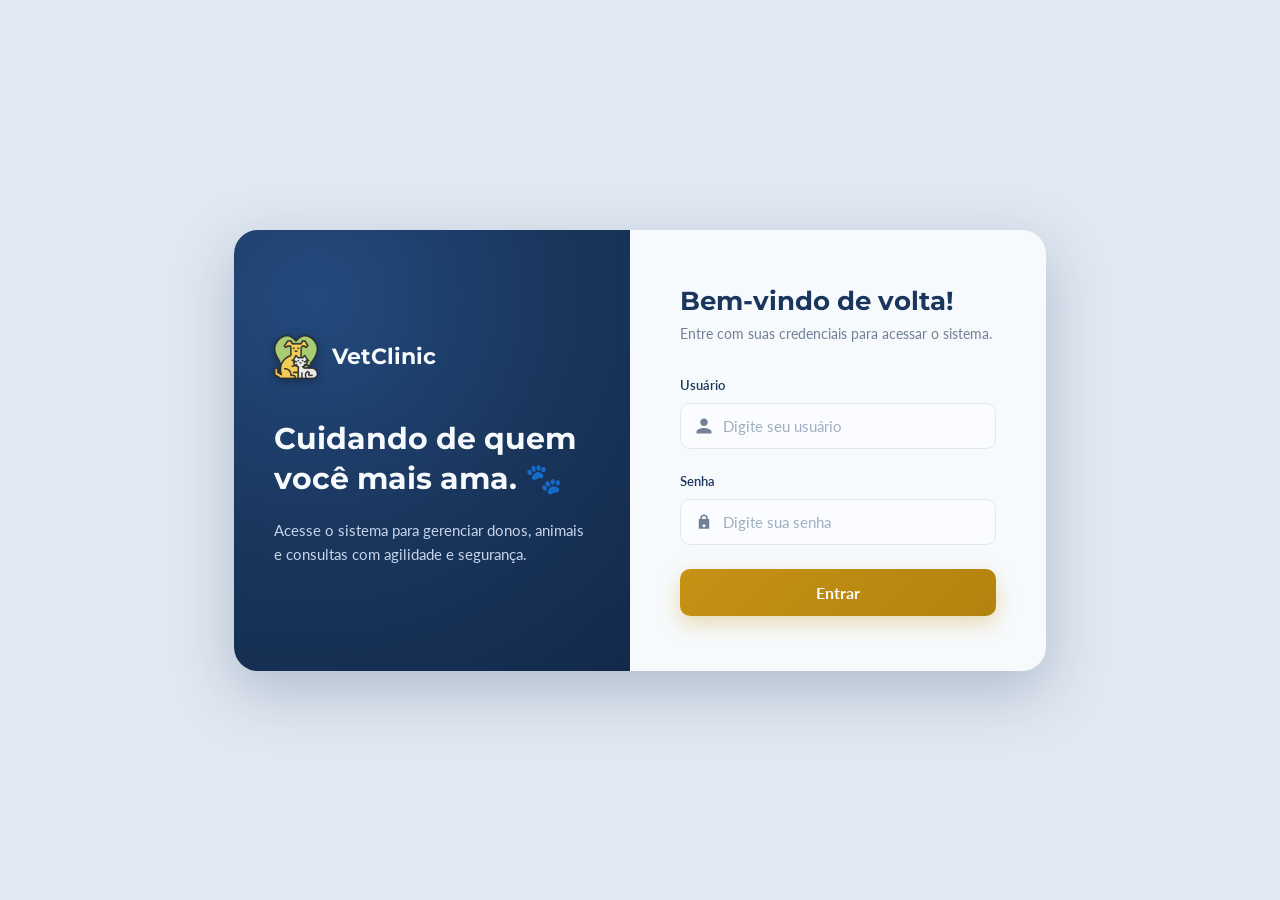
<file: front-end/html/index.html>
<!DOCTYPE html>
<html lang="pt-br">
<head>
    <meta charset="UTF-8">
    <meta name="viewport" content="width=device-width, initial-scale=1.0">
    <link rel="stylesheet" href="../style/index.css">
    <link rel="shortcut icon" href="favicon.ico" type="image/x-icon">
    <title>Clinica Veterinaria - Sistema interno</title>
</head>
<body>

    <header>
        <div class="logo">
            <img src="../image/paw-heart.png" alt="Icone da Logo">
            <h2> VetClinic </h2>
        </div>

        <div class="opcoes">
            <nav>
                <a href="../html/index.html" id="inicio" class="ativo"> Inicio </a>
                <a href="../html/cadastroDono.html"> Cadastrar Dono </a>
                <a href="../html/cadastroAnimal.html"> Cadastrar Animal </a>
                <a href="../html/consultas.html"> Consultar Cadastros </a>
            </nav>
        </div>

        <div class="perfil">
            <img src="../image/user.png" alt="Icone de perfil" class="user">
            <p> Nome do Usuário </p>
            <abbr title="Sair"> <img src="../image/exit.png" alt="Icone de Sair" class="botao-sair"> </abbr>
        </div>
    </header>

    <main>
        <!-- banner -->
        <div class="banner" id="#inicio">
            <div class="banner-content">
                <h1> Cadastro de <br> <span> Donos & Animais </span></h1>
                <p> Sistema de gerenciamento para clinica Veterinária. <br>
                Garante agilidade e precisão para as consultas. </p>
            </div>
            
            <div class="banner-image">
                <img src="../image/cat and dog hero.jpg" alt="Imagem de Gato e Cachorro juntos">
            </div>
        </div>

        <!-- botões para as funcionalidades -->
        <div class="container-opcoes">
            <h2> Ações rápidas <br>
                <span> Gerencie rapidamente donos, animais e consultas </span>
            </h2>
            <div class="linha-botoes">
                <div class="botao">
                    <div class="botao-icone">
                        <img src="../image/user-add.png" alt="Icone de User">
                    </div>
                    <a href="../html/cadastroDono.html">
                        Cadastrar Dono <span class="seta">➔</span>
                    </a>
                    <p> Adicione um novo tutor ao sistema. </p>
                </div>

                <div class="botao">
                    <div class="botao-icone">
                        <img src="../image/paw-button.png" alt="Icone de Patinha">
                    </div>
                    <a href="../html/cadastroAnimal.html">
                        Cadastrar Novo Animal <span class="seta">➔</span>
                    </a>
                    <p> Adicione um novo animal ao sistema.</p>
                </div>

                <div class="botao">
                    <div class="botao-icone">
                        <img src="../image/id-badge (1).png" alt="Icone de Crachá">
                    </div>
                    <a href="../html/consultas.html">
                        Consultar Cadastros <span class="seta">➔</span>
                    </a>
                    <p> Veja os cadastros existentes no sistema. </p>
                </div>
            </div>
        </div>

        <!-- painel de estatistica -->
        <!-- futuramente será atualizado conforme o banco de dados -->
        <section class="estatisticas">
            <div class="titulo-estatisticas">
                <h2>Estatísticas <br>
                    <span> Resumo geral do sistema. </span></h2>
            </div>

            <div class="cards-estatisticas">

                <div class="card-estatistica">
                    <div class="icone icone-azul">
                        <img src="../image/user-add.png">
                    </div>

                    <div class="texto">
                        <h3>128</h3>
                        <p>Donos Cadastrados</p>
                    </div>
                </div>

                <div class="card-estatistica">
                    <div class="icone icone-verde">
                        <img src="../image/paw-button.png">
                    </div>

                    <div class="texto">
                        <h3>245</h3>
                        <p>Animais Cadastrados</p>
                    </div>
                </div>

                <div class="card-estatistica">
                    <div class="icone icone-dourado">
                        <img src="../image/calendar (1).png">
                    </div>

                    <div class="texto">
                        <h3>12</h3>
                        <p>Consultas Hoje</p>
                    </div>
                </div>

                <div class="card-estatistica">
                    <div class="icone icone-marinho">
                        <img src="../image/user-md.png">
                    </div>

                    <div class="texto">
                        <h3>5</h3>
                        <p>Veterinários</p>
                    </div>
                </div>
            </div>
        </section>

        
    </main>
    
    <footer class="footer">
        <div class="footer-top">
            <div class="footer-brand">
                <div class="footer-logo-image">
                    <img src="../image/paw-heart.png" alt="Icone da Logo">
                    <h2>VetClinic</h2>
                </div>
                <p>Sistema de gerenciamento para clínicas veterinárias. Agilidade e precisão no cuidado com os animais.</p>

                <div class="footer-social">
                    <a href="#" aria-label="Facebook">
                        <svg viewBox="0 0 24 24"><path d="M13 22v-9h3l1-4h-4V7c0-1.1.3-1.8 1.9-1.8H17V1.1C16.6 1 15.4 1 14 1c-3 0-5 1.8-5 5.2V9H6v4h3v9h4z"/></svg>
                    </a>
                    <a href="#" aria-label="Instagram">
                        <svg viewBox="0 0 24 24"><path d="M12 2c2.7 0 3 0 4.1.1 1.1.05 1.8.2 2.4.5.6.3 1.1.6 1.6 1.1.5.5.8 1 1.1 1.6.3.6.4 1.3.5 2.4.1 1.1.1 1.4.1 4.1s0 3-.1 4.1c-.1 1.1-.2 1.8-.5 2.4-.3.6-.6 1.1-1.1 1.6-.5.5-1 .8-1.6 1.1-.6.3-1.3.4-2.4.5-1.1.1-1.4.1-4.1.1s-3 0-4.1-.1c-1.1-.1-1.8-.2-2.4-.5-.6-.3-1.1-.6-1.6-1.1-.5-.5-.8-1-1.1-1.6-.3-.6-.4-1.3-.5-2.4C2 15 2 14.7 2 12s0-3 .1-4.1c.1-1.1.2-1.8.5-2.4.3-.6.6-1.1 1.1-1.6.5-.5 1-.8 1.6-1.1.6-.3 1.3-.4 2.4-.5C9 2 9.3 2 12 2zm0 5a5 5 0 100 10 5 5 0 000-10zm0 8.2A3.2 3.2 0 1112 8.8a3.2 3.2 0 010 6.4zm5.2-8.4a1.2 1.2 0 11-2.4 0 1.2 1.2 0 012.4 0z"/></svg>
                    </a>
                    <a href="#" aria-label="WhatsApp">
                        <svg viewBox="0 0 24 24"><path d="M12 2a10 10 0 00-8.6 15L2 22l5.2-1.4A10 10 0 1012 2zm0 18a8 8 0 01-4.1-1.1l-.3-.2-3 .8.8-2.9-.2-.3A8 8 0 1112 20zm4.4-5.9c-.2-.1-1.4-.7-1.7-.8-.2-.1-.4-.1-.6.1-.2.2-.6.8-.8 1-.1.2-.3.2-.5.1-.2-.1-1-.4-2-1.2-.7-.6-1.2-1.4-1.4-1.6-.1-.2 0-.4.1-.5.1-.1.2-.3.4-.4.1-.1.2-.2.2-.4.1-.1 0-.3 0-.4-.1-.1-.6-1.4-.8-1.9-.2-.5-.4-.4-.6-.4h-.5c-.2 0-.4.1-.6.3-.2.2-.8.8-.8 1.9s.8 2.2.9 2.4c.1.2 1.6 2.4 3.8 3.4.5.2.9.4 1.3.5.5.2 1 .1 1.4.1.4-.1 1.4-.6 1.6-1.1.2-.5.2-1 .1-1.1-.1-.1-.2-.2-.4-.3z"/></svg>
                    </a>
                </div>
            </div>

            <div class="footer-col">
                <h4>Links Rápidos</h4>
                <div class="footer-links">
                    <a href="../html/index.html">Início</a>
                    <a href="../html/cadastroDono.html">Cadastrar Dono</a>
                    <a href="../html/cadastroAnimal.html">Cadastrar Animal</a>
                    <a href="../html/consultas.html">Consultar Cadastros</a>
                </div>
            </div>

            <div class="footer-col">
                <h4>Contato</h4>
                <ul class="footer-contato">
                    <li>
                        <svg viewBox="0 0 24 24"><path d="M12 2a7 7 0 00-7 7c0 5.2 7 13 7 13s7-7.8 7-13a7 7 0 00-7-7zm0 9.5A2.5 2.5 0 1112 6.5a2.5 2.5 0 010 5z"/></svg>
                        <span>Av. das Clínicas, 123 - Piracicaba/SP</span>
                    </li>
                    <li>
                        <svg viewBox="0 0 24 24"><path d="M6.6 10.8c1.4 2.7 3.6 5 6.4 6.4l2.1-2.1c.3-.3.7-.4 1-.2 1.1.4 2.3.6 3.5.6.6 0 1 .4 1 1V20c0 .6-.4 1-1 1C10.6 21 3 13.4 3 4c0-.6.4-1 1-1h3.5c.6 0 1 .4 1 1 0 1.2.2 2.4.6 3.5.1.4 0 .8-.2 1.1L6.6 10.8z"/></svg>
                        <span>(19) 99999-0000</span>
                    </li>
                    <li>
                        <svg viewBox="0 0 24 24"><path d="M20 4H4c-1.1 0-2 .9-2 2v12c0 1.1.9 2 2 2h16c1.1 0 2-.9 2-2V6c0-1.1-.9-2-2-2zm0 4l-8 5-8-5V6l8 5 8-5v2z"/></svg>
                        <span>contato@vetclinic.com</span>
                    </li>
                </ul>
            </div>

            <div class="footer-col">
                <h4>Horário de Atendimento</h4>
                <div class="footer-horario">
                    <div class="linha-horario"><span>Seg - Sex</span><span>8h às 19h</span></div>
                    <div class="linha-horario"><span>Sábado</span><span>9h às 13h</span></div>
                    <div class="linha-horario"><span>Domingo</span><span>Fechado</span></div>
                </div>
            </div>

        </div>

        <div class="footer-bottom">
            <div class="footer-info">
                <p>© 2026 VetClinic. Todos os direitos reservados.</p>
                <span class="selo-versao">Versão 1.0</span>
            </div>
        </div>
    </footer>


    <script src="../script/index.js"></script>
</body>
</html>
</file>
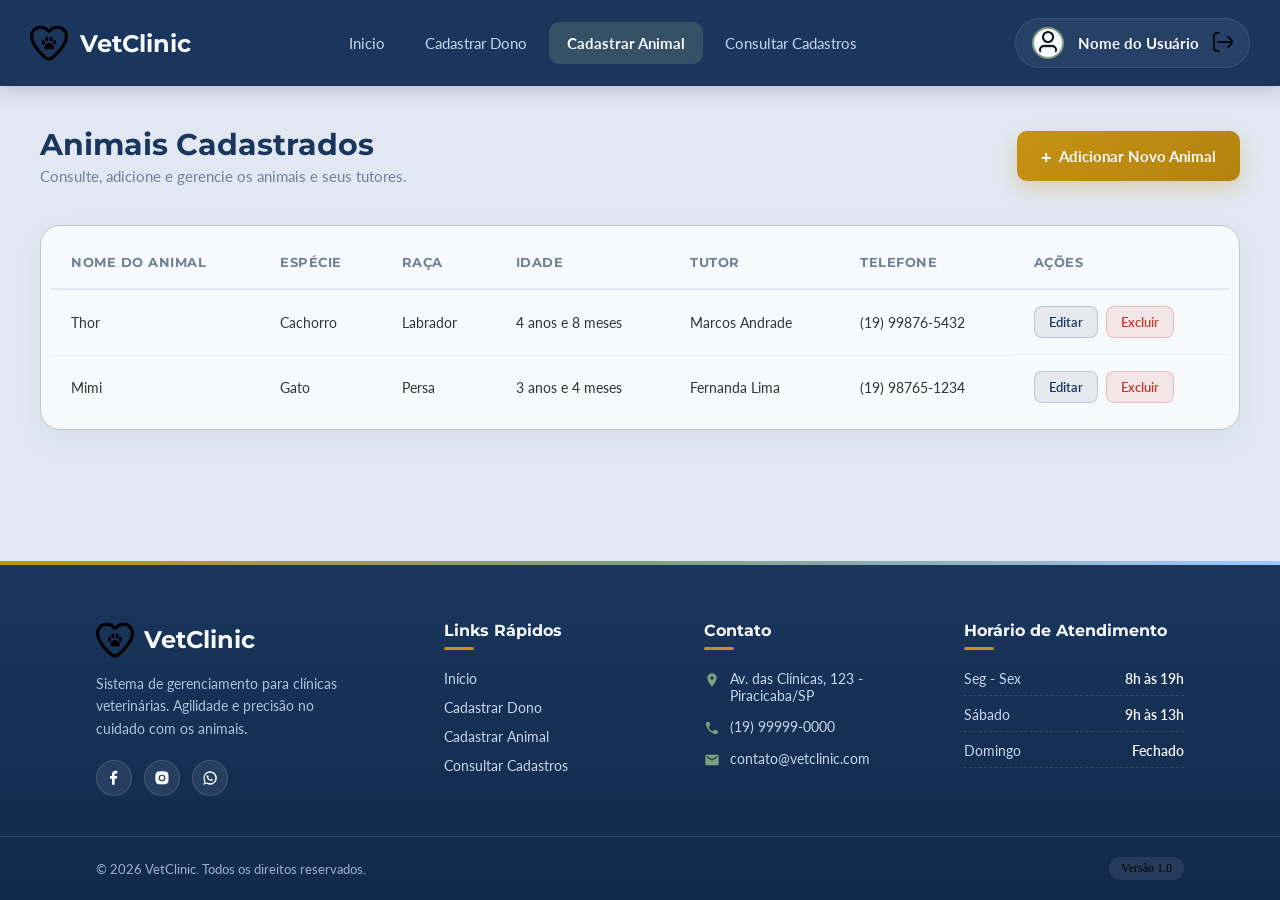
<file: front-end/html/cadastroAnimal.html>
<!DOCTYPE html>
<html lang="pt-br">
<head>
    <meta charset="UTF-8">
    <meta name="viewport" content="width=device-width, initial-scale=1.0">
    <link rel="stylesheet" href="../style/cadastroAnimal.css">
    <link rel="shortcut icon" href="favicon.ico" type="image/x-icon">
    <title>Clinica Veterinaria - Cadastrar Animal</title>
</head>
<body>

    <header>
        <div class="logo">
            <img src="../image/paw-heart.png" alt="Icone da Logo">
            <h2> VetClinic </h2>
        </div>

        <div class="opcoes">
            <nav>
                <a href="../html/index.html"> Inicio </a>
                <a href="../html/cadastroDono.html"> Cadastrar Dono </a>
                <a href="../html/cadastroAnimal.html" class="ativo"> Cadastrar Animal </a>
                <a href="../html/consultas.html"> Consultar Cadastros </a>
            </nav>
        </div>

        <div class="perfil">
            <img src="../image/user.png" alt="Icone de perfil" class="user">
            <p> Nome do Usuário </p>
            <abbr title="Sair"> <img src="../image/exit.png" alt="Icone de Sair" class="botao-sair"> </abbr>
        </div>
    </header>

    <main>

        <!-- cabeçalho da página -->
        <div class="cabecalho-pagina">
            <div>
                <h1>Animais Cadastrados</h1>
                <p>Consulte, adicione e gerencie os animais e seus tutores.</p>
            </div>
            <button type="button" class="btn-novo-dono" id="btnAbrirCadastro">
                <span class="mais">+</span> Adicionar Novo Animal
            </button>
        </div>

        <!-- tabela de animais -->
        <div class="tabela-container">
            <table class="tabela-donos">
                <thead>
                    <tr>
                        <th>Nome do Animal</th>
                        <th>Espécie</th>
                        <th>Raça</th>
                        <th>Idade</th>
                        <th>Tutor</th>
                        <th>Telefone</th>
                        <th>Ações</th>
                    </tr>
                </thead>
                <tbody id="corpoTabelaAnimais">
                    <!-- as linhas são geradas automaticamente pelo JavaScript -->
                </tbody>
            </table>

            <p class="tabela-vazia" id="tabelaVazia">Nenhum animal cadastrado ainda.</p>
        </div>

    </main>

    <!-- modal de cadastro -->
    <div class="modal-overlay" id="modalCadastro">
        <div class="modal-cadastro">

            <div class="modal-cadastro-cabecalho">
                <h2 id="tituloModalCadastro">Novo Cadastro</h2>
                <button type="button" class="btn-fechar" id="fecharModalCadastro">&times;</button>
            </div>

            <form id="formCadastroAnimal">

                <!-- dados do tutor -->
                <fieldset class="secao-formulario">
                    <legend>Dados do Tutor</legend>

                    <div class="grade-formulario">
                        <div class="campo campo-largo">
                            <label for="nomeTutor">Nome do Tutor</label>
                            <input type="text" id="nomeTutor" placeholder="Digite o nome do tutor" required>
                        </div>

                        <div class="campo campo-largo">
                            <label for="telefoneTutor">Telefone</label>
                            <input type="text" id="telefoneTutor" placeholder="(00) 00000-0000" required>
                        </div>
                    </div>
                </fieldset>

                <!-- dados do animal -->
                <fieldset class="secao-formulario">
                    <legend>Dados do Animal</legend>

                    <div class="grade-formulario">
                        <div class="campo">
                            <label for="nomeAnimal">Nome do Animal</label>
                            <input type="text" id="nomeAnimal" placeholder="Digite o nome do animal" required>
                        </div>

                        <div class="campo">
                            <label for="especieAnimal">Espécie</label>
                            <select id="especieAnimal" required>
                                <option value="" disabled selected>Selecione</option>
                                <option value="Cachorro">Cachorro</option>
                                <option value="Gato">Gato</option>
                                <option value="Ave">Ave</option>
                                <option value="Roedor">Roedor</option>
                                <option value="Réptil">Réptil</option>
                                <option value="Outro">Outro</option>
                            </select>
                        </div>

                        <div class="campo">
                            <label for="racaAnimal">Raça</label>
                            <input type="text" id="racaAnimal" placeholder="Digite a raça">
                        </div>

                        <div class="campo">
                            <label>Sexo</label>
                            <div class="grupo-radio">
                                <label class="opcao-radio">
                                    <input type="radio" name="sexoAnimal" value="Feminino" required>
                                    <span>Feminino</span>
                                </label>
                                <label class="opcao-radio">
                                    <input type="radio" name="sexoAnimal" value="Masculino" required>
                                    <span>Masculino</span>
                                </label>
                            </div>
                        </div>

                        <div class="campo">
                            <label for="nascimentoAnimal">Data de Nascimento</label>
                            <input type="date" id="nascimentoAnimal" required>
                        </div>

                        <div class="campo">
                            <label>Idade</label>
                            <input type="text" id="idadeAnimal" placeholder="Calculada automaticamente" disabled>
                        </div>

                        <div class="campo campo-largo">
                            <label for="observacoes">Observações</label>
                            <textarea id="observacoes" rows="3" placeholder="Alergias, cuidados especiais, etc."></textarea>
                        </div>
                    </div>
                </fieldset>

                <div class="botoes-formulario">
                    <button type="button" class="btn-cancelar" id="btnCancelarCadastro">Cancelar</button>
                    <button type="submit" class="btn-salvar" id="btnSalvarCadastro">Salvar Cadastro</button>
                </div>

            </form>
        </div>
    </div>

    <!-- modal de sucesso -->
    <div class="modal-overlay" id="modalSucesso">
        <div class="modal-sucesso">
            <div class="icone-sucesso">✔</div>
            <h2 id="tituloModalSucesso">Cadastro concluído com sucesso!</h2>
            <p id="textoModalSucesso">O animal foi adicionado ao sistema.</p>
            <button type="button" class="btn-ok" id="btnFecharSucesso">OK</button>
        </div>
    </div>

    <!-- footer -->
    <footer class="footer">
        <div class="footer-top">
            <div class="footer-brand">
                <div class="footer-logo-image">
                    <img src="../image/paw-heart.png" alt="Icone da Logo">
                    <h2>VetClinic</h2>
                </div>
                <p>Sistema de gerenciamento para clínicas veterinárias. Agilidade e precisão no cuidado com os animais.</p>

                <div class="footer-social">
                    <a href="#" aria-label="Facebook">
                        <svg viewBox="0 0 24 24"><path d="M13 22v-9h3l1-4h-4V7c0-1.1.3-1.8 1.9-1.8H17V1.1C16.6 1 15.4 1 14 1c-3 0-5 1.8-5 5.2V9H6v4h3v9h4z"/></svg>
                    </a>
                    <a href="#" aria-label="Instagram">
                        <svg viewBox="0 0 24 24"><path d="M12 2c2.7 0 3 0 4.1.1 1.1.05 1.8.2 2.4.5.6.3 1.1.6 1.6 1.1.5.5.8 1 1.1 1.6.3.6.4 1.3.5 2.4.1 1.1.1 1.4.1 4.1s0 3-.1 4.1c-.1 1.1-.2 1.8-.5 2.4-.3.6-.6 1.1-1.1 1.6-.5.5-1 .8-1.6 1.1-.6.3-1.3.4-2.4.5-1.1.1-1.4.1-4.1.1s-3 0-4.1-.1c-1.1-.1-1.8-.2-2.4-.5-.6-.3-1.1-.6-1.6-1.1-.5-.5-.8-1-1.1-1.6-.3-.6-.4-1.3-.5-2.4C2 15 2 14.7 2 12s0-3 .1-4.1c.1-1.1.2-1.8.5-2.4.3-.6.6-1.1 1.1-1.6.5-.5 1-.8 1.6-1.1.6-.3 1.3-.4 2.4-.5C9 2 9.3 2 12 2zm0 5a5 5 0 100 10 5 5 0 000-10zm0 8.2A3.2 3.2 0 1112 8.8a3.2 3.2 0 010 6.4zm5.2-8.4a1.2 1.2 0 11-2.4 0 1.2 1.2 0 012.4 0z"/></svg>
                    </a>
                    <a href="#" aria-label="WhatsApp">
                        <svg viewBox="0 0 24 24"><path d="M12 2a10 10 0 00-8.6 15L2 22l5.2-1.4A10 10 0 1012 2zm0 18a8 8 0 01-4.1-1.1l-.3-.2-3 .8.8-2.9-.2-.3A8 8 0 1112 20zm4.4-5.9c-.2-.1-1.4-.7-1.7-.8-.2-.1-.4-.1-.6.1-.2.2-.6.8-.8 1-.1.2-.3.2-.5.1-.2-.1-1-.4-2-1.2-.7-.6-1.2-1.4-1.4-1.6-.1-.2 0-.4.1-.5.1-.1.2-.3.4-.4.1-.1.2-.2.2-.4.1-.1 0-.3 0-.4-.1-.1-.6-1.4-.8-1.9-.2-.5-.4-.4-.6-.4h-.5c-.2 0-.4.1-.6.3-.2.2-.8.8-.8 1.9s.8 2.2.9 2.4c.1.2 1.6 2.4 3.8 3.4.5.2.9.4 1.3.5.5.2 1 .1 1.4.1.4-.1 1.4-.6 1.6-1.1.2-.5.2-1 .1-1.1-.1-.1-.2-.2-.4-.3z"/></svg>
                    </a>
                </div>
            </div>

            <div class="footer-col">
                <h4>Links Rápidos</h4>
                <div class="footer-links">
                    <a href="../html/index.html">Início</a>
                    <a href="../html/cadastroDono.html">Cadastrar Dono</a>
                    <a href="../html/cadastroAnimal.html">Cadastrar Animal</a>
                    <a href="../html/consultas.html">Consultar Cadastros</a>
                </div>
            </div>

            <div class="footer-col">
                <h4>Contato</h4>
                <ul class="footer-contato">
                    <li>
                        <svg viewBox="0 0 24 24"><path d="M12 2a7 7 0 00-7 7c0 5.2 7 13 7 13s7-7.8 7-13a7 7 0 00-7-7zm0 9.5A2.5 2.5 0 1112 6.5a2.5 2.5 0 010 5z"/></svg>
                        <span>Av. das Clínicas, 123 - Piracicaba/SP</span>
                    </li>
                    <li>
                        <svg viewBox="0 0 24 24"><path d="M6.6 10.8c1.4 2.7 3.6 5 6.4 6.4l2.1-2.1c.3-.3.7-.4 1-.2 1.1.4 2.3.6 3.5.6.6 0 1 .4 1 1V20c0 .6-.4 1-1 1C10.6 21 3 13.4 3 4c0-.6.4-1 1-1h3.5c.6 0 1 .4 1 1 0 1.2.2 2.4.6 3.5.1.4 0 .8-.2 1.1L6.6 10.8z"/></svg>
                        <span>(19) 99999-0000</span>
                    </li>
                    <li>
                        <svg viewBox="0 0 24 24"><path d="M20 4H4c-1.1 0-2 .9-2 2v12c0 1.1.9 2 2 2h16c1.1 0 2-.9 2-2V6c0-1.1-.9-2-2-2zm0 4l-8 5-8-5V6l8 5 8-5v2z"/></svg>
                        <span>contato@vetclinic.com</span>
                    </li>
                </ul>
            </div>

            <div class="footer-col">
                <h4>Horário de Atendimento</h4>
                <div class="footer-horario">
                    <div class="linha-horario"><span>Seg - Sex</span><span>8h às 19h</span></div>
                    <div class="linha-horario"><span>Sábado</span><span>9h às 13h</span></div>
                    <div class="linha-horario"><span>Domingo</span><span>Fechado</span></div>
                </div>
            </div>

        </div>

        <div class="footer-bottom">
            <div class="footer-info">
                <p>© 2026 VetClinic. Todos os direitos reservados.</p>
                <span class="selo-versao">Versão 1.0</span>
            </div>
        </div>
    </footer>

    <script src="../script/cadastroAnimal.js"></script>
</body>
</html>
</file>
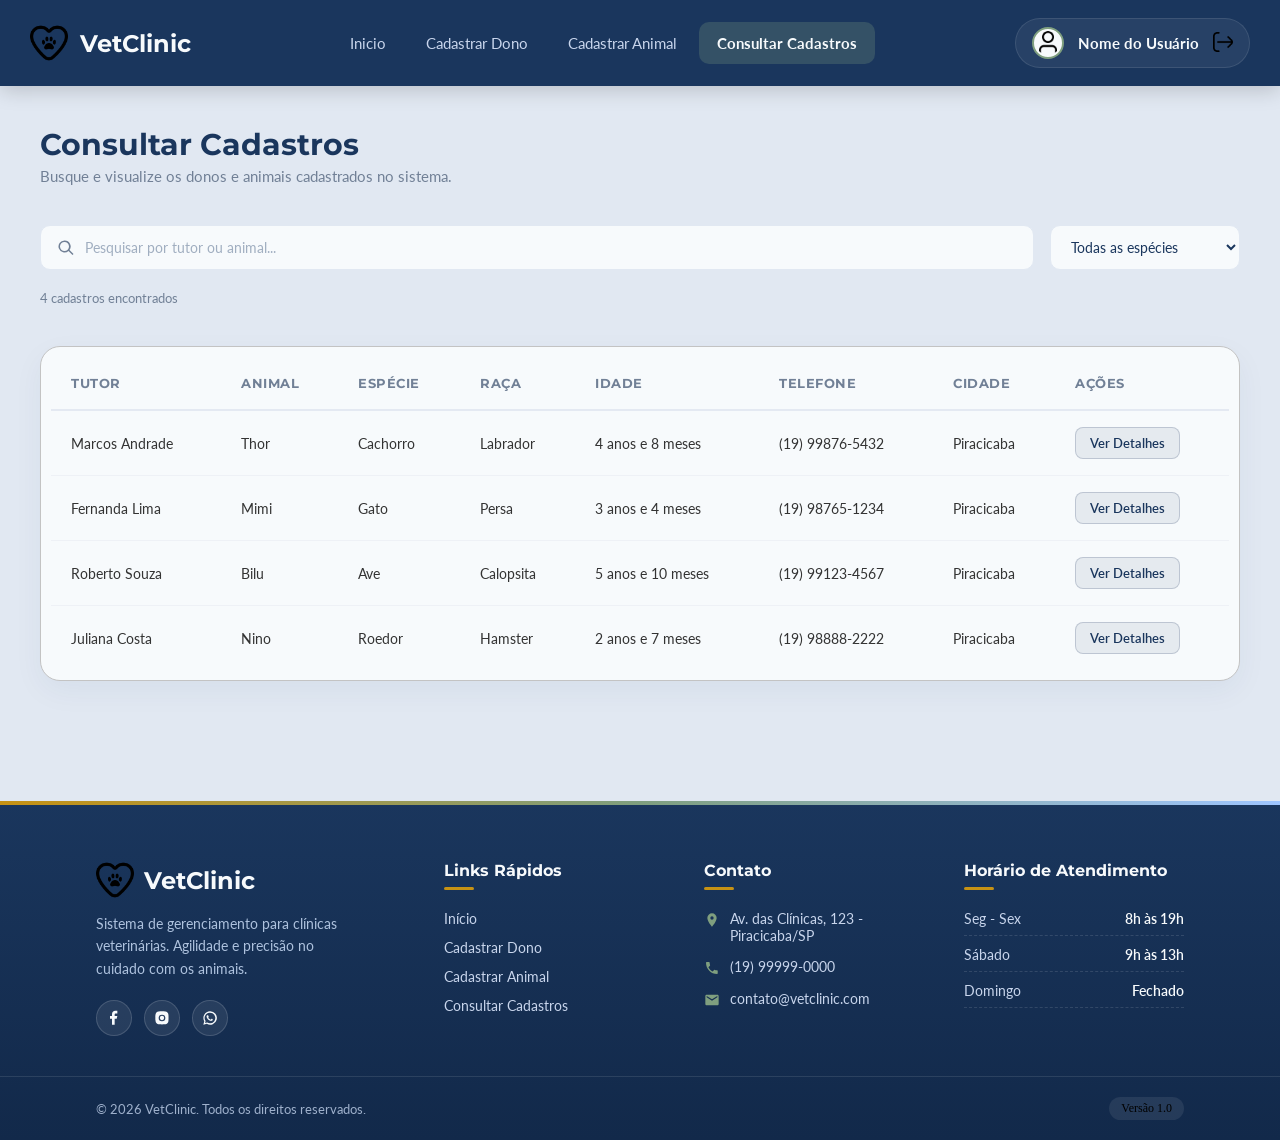
<file: front-end/html/consultas.html>
<!DOCTYPE html>
<html lang="pt-br">
<head>
    <meta charset="UTF-8">
    <meta name="viewport" content="width=device-width, initial-scale=1.0">
    <link rel="stylesheet" href="../style/consultas.css">
    <link rel="shortcut icon" href="favicon.ico" type="image/x-icon">
    <title>Clinica Veterinaria - Consultar Cadastros</title>
</head>
<body>

    <header>
        <div class="logo">
            <img src="../image/paw-heart.png" alt="Icone da Logo">
            <h2> VetClinic </h2>
        </div>

        <div class="opcoes">
            <nav>
                <a href="../html/index.html"> Inicio </a>
                <a href="../html/cadastroDono.html"> Cadastrar Dono </a>
                <a href="../html/cadastroAnimal.html"> Cadastrar Animal </a>
                <a href="../html/consultas.html" class="ativo"> Consultar Cadastros </a>
            </nav>
        </div>

        <div class="perfil">
            <img src="../image/user.png" alt="Icone de perfil" class="user">
            <p> Nome do Usuário </p>
            <abbr title="Sair"> <img src="../image/exit.png" alt="Icone de Sair" class="botao-sair"> </abbr>
        </div>
    </header>

    <main>

        <!-- cabeçalho da página -->
        <div class="cabecalho-pagina">
            <div>
                <h1>Consultar Cadastros</h1>
                <p>Busque e visualize os donos e animais cadastrados no sistema.</p>
            </div>
        </div>

        <!-- barra de busca e filtro -->
        <div class="barra-busca">
            <div class="campo-busca">
                <svg viewBox="0 0 24 24"><path d="M10 2a8 8 0 105.3 14l5.35 5.35 1.4-1.4L16.7 14.7A8 8 0 0010 2zm0 2a6 6 0 110 12 6 6 0 010-12z"/></svg>
                <input type="text" id="campoPesquisa" placeholder="Pesquisar por tutor ou animal...">
            </div>

            <select id="filtroEspecie">
                <option value="Todos">Todas as espécies</option>
                <option value="Cachorro">Cachorro</option>
                <option value="Gato">Gato</option>
                <option value="Ave">Ave</option>
                <option value="Roedor">Roedor</option>
                <option value="Réptil">Réptil</option>
                <option value="Outro">Outro</option>
            </select>
        </div>

        <p class="contador-resultados" id="contadorResultados">0 cadastros encontrados</p>

        <!-- tabela de consulta -->
        <div class="tabela-container">
            <table class="tabela-donos">
                <thead>
                    <tr>
                        <th>Tutor</th>
                        <th>Animal</th>
                        <th>Espécie</th>
                        <th>Raça</th>
                        <th>Idade</th>
                        <th>Telefone</th>
                        <th>Cidade</th>
                        <th>Ações</th>
                    </tr>
                </thead>
                <tbody id="corpoTabelaConsulta">
                    <!-- as linhas são geradas automaticamente pelo JavaScript -->
                </tbody>
            </table>

            <p class="tabela-vazia" id="tabelaVazia">Nenhum cadastro encontrado.</p>
        </div>

    </main>

    <!-- modal de detalhes (somente visualização) -->
    <div class="modal-overlay" id="modalDetalhes">
        <div class="modal-cadastro">

            <div class="modal-cadastro-cabecalho">
                <h2>Detalhes do Cadastro</h2>
                <button type="button" class="btn-fechar" id="fecharModalDetalhes">&times;</button>
            </div>

            <div class="conteudo-detalhes">

                <!-- dados do tutor -->
                <fieldset class="secao-formulario">
                    <legend>Dados do Tutor</legend>
                    <div class="detalhe-grade">
                        <div class="detalhe-item">
                            <span class="detalhe-rotulo">Nome Completo</span>
                            <span class="detalhe-valor" id="detalheNomeTutor">-</span>
                        </div>
                        <div class="detalhe-item">
                            <span class="detalhe-rotulo">CPF</span>
                            <span class="detalhe-valor" id="detalheCpf">-</span>
                        </div>
                        <div class="detalhe-item">
                            <span class="detalhe-rotulo">RG</span>
                            <span class="detalhe-valor" id="detalheRg">-</span>
                        </div>
                        <div class="detalhe-item">
                            <span class="detalhe-rotulo">Telefone</span>
                            <span class="detalhe-valor" id="detalheTelefone">-</span>
                        </div>
                        <div class="detalhe-item detalhe-largo">
                            <span class="detalhe-rotulo">Endereço</span>
                            <span class="detalhe-valor" id="detalheEndereco">-</span>
                        </div>
                        <div class="detalhe-item">
                            <span class="detalhe-rotulo">Bairro</span>
                            <span class="detalhe-valor" id="detalheBairro">-</span>
                        </div>
                        <div class="detalhe-item">
                            <span class="detalhe-rotulo">Cidade</span>
                            <span class="detalhe-valor" id="detalheCidade">-</span>
                        </div>
                        <div class="detalhe-item">
                            <span class="detalhe-rotulo">CEP</span>
                            <span class="detalhe-valor" id="detalheCep">-</span>
                        </div>
                    </div>
                </fieldset>

                <!-- dados do animal -->
                <fieldset class="secao-formulario">
                    <legend>Dados do Animal</legend>
                    <div class="detalhe-grade">
                        <div class="detalhe-item">
                            <span class="detalhe-rotulo">Nome</span>
                            <span class="detalhe-valor" id="detalheNomeAnimal">-</span>
                        </div>
                        <div class="detalhe-item">
                            <span class="detalhe-rotulo">Espécie</span>
                            <span class="detalhe-valor" id="detalheEspecie">-</span>
                        </div>
                        <div class="detalhe-item">
                            <span class="detalhe-rotulo">Raça</span>
                            <span class="detalhe-valor" id="detalheRaca">-</span>
                        </div>
                        <div class="detalhe-item">
                            <span class="detalhe-rotulo">Sexo</span>
                            <span class="detalhe-valor" id="detalheSexo">-</span>
                        </div>
                        <div class="detalhe-item">
                            <span class="detalhe-rotulo">Nascimento</span>
                            <span class="detalhe-valor" id="detalheNascimento">-</span>
                        </div>
                        <div class="detalhe-item">
                            <span class="detalhe-rotulo">Idade</span>
                            <span class="detalhe-valor" id="detalheIdade">-</span>
                        </div>
                        <div class="detalhe-item detalhe-largo">
                            <span class="detalhe-rotulo">Observações</span>
                            <span class="detalhe-valor" id="detalheObservacoes">-</span>
                        </div>
                    </div>
                </fieldset>

            </div>

            <div class="botoes-formulario">
                <button type="button" class="btn-salvar" id="btnFecharDetalhes">Fechar</button>
            </div>

        </div>
    </div>

    <footer class="footer">
        <div class="footer-top">
            <div class="footer-brand">
                <div class="footer-logo-image">
                    <img src="../image/paw-heart.png" alt="Icone da Logo">
                    <h2>VetClinic</h2>
                </div>
                <p>Sistema de gerenciamento para clínicas veterinárias. Agilidade e precisão no cuidado com os animais.</p>

                <div class="footer-social">
                    <a href="#" aria-label="Facebook">
                        <svg viewBox="0 0 24 24"><path d="M13 22v-9h3l1-4h-4V7c0-1.1.3-1.8 1.9-1.8H17V1.1C16.6 1 15.4 1 14 1c-3 0-5 1.8-5 5.2V9H6v4h3v9h4z"/></svg>
                    </a>
                    <a href="#" aria-label="Instagram">
                        <svg viewBox="0 0 24 24"><path d="M12 2c2.7 0 3 0 4.1.1 1.1.05 1.8.2 2.4.5.6.3 1.1.6 1.6 1.1.5.5.8 1 1.1 1.6.3.6.4 1.3.5 2.4.1 1.1.1 1.4.1 4.1s0 3-.1 4.1c-.1 1.1-.2 1.8-.5 2.4-.3.6-.6 1.1-1.1 1.6-.5.5-1 .8-1.6 1.1-.6.3-1.3.4-2.4.5-1.1.1-1.4.1-4.1.1s-3 0-4.1-.1c-1.1-.1-1.8-.2-2.4-.5-.6-.3-1.1-.6-1.6-1.1-.5-.5-.8-1-1.1-1.6-.3-.6-.4-1.3-.5-2.4C2 15 2 14.7 2 12s0-3 .1-4.1c.1-1.1.2-1.8.5-2.4.3-.6.6-1.1 1.1-1.6.5-.5 1-.8 1.6-1.1.6-.3 1.3-.4 2.4-.5C9 2 9.3 2 12 2zm0 5a5 5 0 100 10 5 5 0 000-10zm0 8.2A3.2 3.2 0 1112 8.8a3.2 3.2 0 010 6.4zm5.2-8.4a1.2 1.2 0 11-2.4 0 1.2 1.2 0 012.4 0z"/></svg>
                    </a>
                    <a href="#" aria-label="WhatsApp">
                        <svg viewBox="0 0 24 24"><path d="M12 2a10 10 0 00-8.6 15L2 22l5.2-1.4A10 10 0 1012 2zm0 18a8 8 0 01-4.1-1.1l-.3-.2-3 .8.8-2.9-.2-.3A8 8 0 1112 20zm4.4-5.9c-.2-.1-1.4-.7-1.7-.8-.2-.1-.4-.1-.6.1-.2.2-.6.8-.8 1-.1.2-.3.2-.5.1-.2-.1-1-.4-2-1.2-.7-.6-1.2-1.4-1.4-1.6-.1-.2 0-.4.1-.5.1-.1.2-.3.4-.4.1-.1.2-.2.2-.4.1-.1 0-.3 0-.4-.1-.1-.6-1.4-.8-1.9-.2-.5-.4-.4-.6-.4h-.5c-.2 0-.4.1-.6.3-.2.2-.8.8-.8 1.9s.8 2.2.9 2.4c.1.2 1.6 2.4 3.8 3.4.5.2.9.4 1.3.5.5.2 1 .1 1.4.1.4-.1 1.4-.6 1.6-1.1.2-.5.2-1 .1-1.1-.1-.1-.2-.2-.4-.3z"/></svg>
                    </a>
                </div>
            </div>

            <div class="footer-col">
                <h4>Links Rápidos</h4>
                <div class="footer-links">
                    <a href="../html/index.html">Início</a>
                    <a href="../html/cadastroDono.html">Cadastrar Dono</a>
                    <a href="../html/cadastroAnimal.html">Cadastrar Animal</a>
                    <a href="../html/consultas.html">Consultar Cadastros</a>
                </div>
            </div>

            <div class="footer-col">
                <h4>Contato</h4>
                <ul class="footer-contato">
                    <li>
                        <svg viewBox="0 0 24 24"><path d="M12 2a7 7 0 00-7 7c0 5.2 7 13 7 13s7-7.8 7-13a7 7 0 00-7-7zm0 9.5A2.5 2.5 0 1112 6.5a2.5 2.5 0 010 5z"/></svg>
                        <span>Av. das Clínicas, 123 - Piracicaba/SP</span>
                    </li>
                    <li>
                        <svg viewBox="0 0 24 24"><path d="M6.6 10.8c1.4 2.7 3.6 5 6.4 6.4l2.1-2.1c.3-.3.7-.4 1-.2 1.1.4 2.3.6 3.5.6.6 0 1 .4 1 1V20c0 .6-.4 1-1 1C10.6 21 3 13.4 3 4c0-.6.4-1 1-1h3.5c.6 0 1 .4 1 1 0 1.2.2 2.4.6 3.5.1.4 0 .8-.2 1.1L6.6 10.8z"/></svg>
                        <span>(19) 99999-0000</span>
                    </li>
                    <li>
                        <svg viewBox="0 0 24 24"><path d="M20 4H4c-1.1 0-2 .9-2 2v12c0 1.1.9 2 2 2h16c1.1 0 2-.9 2-2V6c0-1.1-.9-2-2-2zm0 4l-8 5-8-5V6l8 5 8-5v2z"/></svg>
                        <span>contato@vetclinic.com</span>
                    </li>
                </ul>
            </div>

            <div class="footer-col">
                <h4>Horário de Atendimento</h4>
                <div class="footer-horario">
                    <div class="linha-horario"><span>Seg - Sex</span><span>8h às 19h</span></div>
                    <div class="linha-horario"><span>Sábado</span><span>9h às 13h</span></div>
                    <div class="linha-horario"><span>Domingo</span><span>Fechado</span></div>
                </div>
            </div>

        </div>

        <div class="footer-bottom">
            <div class="footer-info">
                <p>© 2026 VetClinic. Todos os direitos reservados.</p>
                <span class="selo-versao">Versão 1.0</span>
            </div>
        </div>
    </footer> 

    <script src="../script/consultas.js"></script>
</body>
</html>
</file>
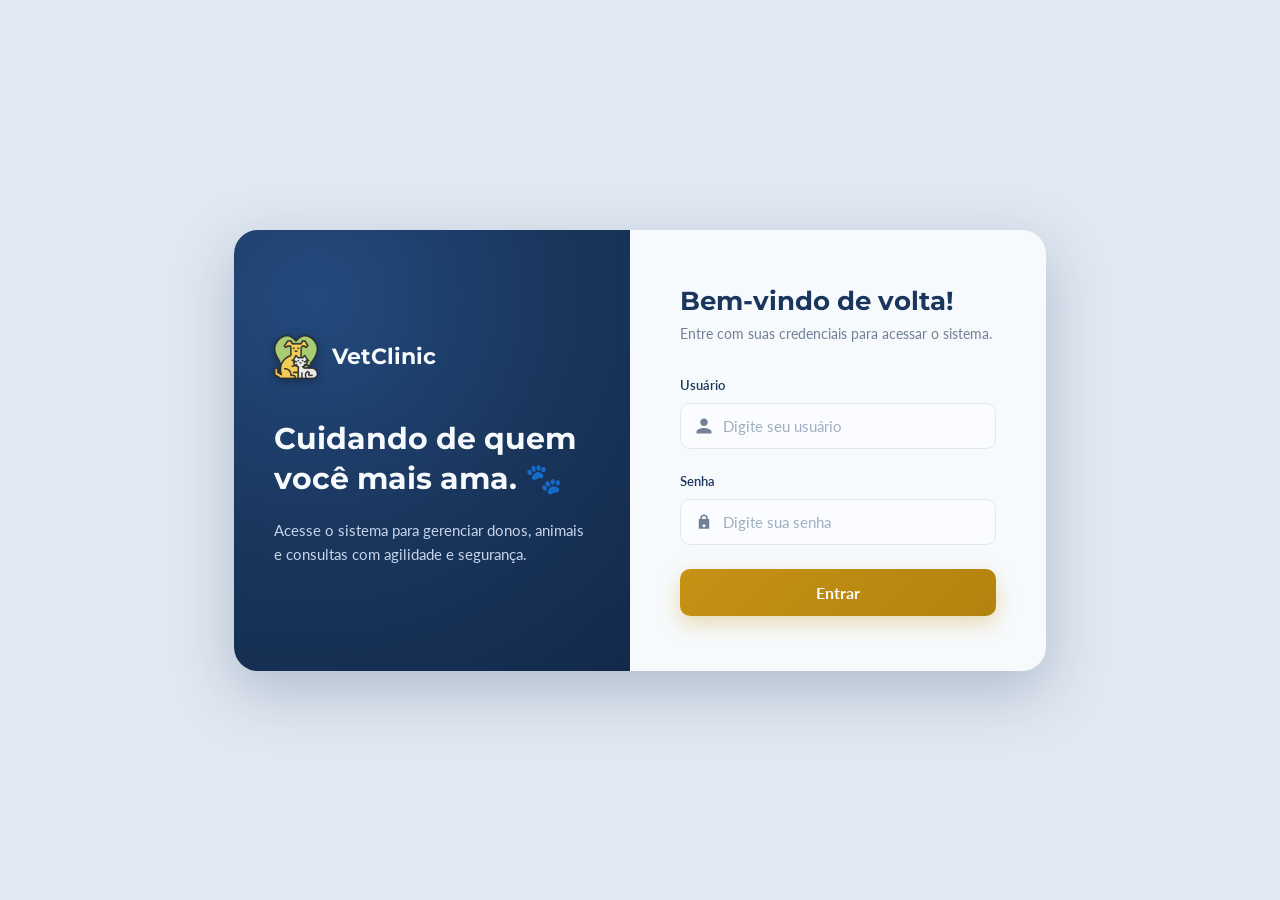
<file: front-end/html/login.html>
<!DOCTYPE html>
<html lang="pt-br">
<head>
    <meta charset="UTF-8">
    <meta name="viewport" content="width=device-width, initial-scale=1.0">
    <link rel="stylesheet" href="../style/login.css">
    <link rel="shortcut icon" href="favicon.ico" type="image/x-icon">
    <title>Clinica Veterinaria - Login</title>
</head>
<body>
    <main>
        <div class="container">

            <!-- painel decorativo -->
            <div class="painel-lateral">
                <div class="painel-conteudo">
                    <div class="logo">
                        <img src="../image/pet.png" alt="Icone da Logo">
                        <h2>VetClinic</h2>
                    </div>
                    <h1>Cuidando de quem <br> você mais ama. 🐾</h1>
                    <p>Acesse o sistema para gerenciar donos, animais e consultas com agilidade e segurança.</p>
                </div>
            </div>

            <!-- painel do formulário -->
            <div class="painel-form">
                <div class="logo-mobile">
                    <img src="../image/pet.png" alt="Icone da Logo">
                    <h2>VetClinic</h2>
                </div>

                <h2 class="titulo-form">Bem-vindo de volta!</h2>
                <p class="subtitulo-form">Entre com suas credenciais para acessar o sistema.</p>

                <div class="form">
                    <label for="usuario">Usuário</label>
                    <div class="input-grupo">
                        <svg viewBox="0 0 24 24"><path d="M12 12c2.7 0 5-2.3 5-5s-2.3-5-5-5-5 2.3-5 5 2.3 5 5 5zm0 2.5c-3.3 0-10 1.7-10 5V22h20v-2.5c0-3.3-6.7-5-10-5z"/></svg>
                        <input type="text" placeholder="Digite seu usuário" id="usuario">
                    </div>

                    <label for="senha">Senha</label>
                    <div class="input-grupo">
                        <svg viewBox="0 0 24 24"><path d="M17 8V7a5 5 0 00-10 0v1H5v13h14V8h-2zM9 7a3 3 0 016 0v1H9V7zm3 8a2 2 0 110 4 2 2 0 010-4z"/></svg>
                        <input type="password" placeholder="Digite sua senha" id="senha">
                    </div>

                    <button type="submit" class="btn-abrir" id="abrirModal"> Entrar </button>
                </div>
            </div>

            <div class="modal-overlay" id="modalOverlay">
                <div class="modal-content">
                    <button class="btn-fechar" id="fecharModal">&times;</button>
                    <h2>Olá, <span>(Nome do Usuário)</span>!</h2>
                    <p>Bem-vindo de volta, espero que seu dia de trabalho seja maravilhoso. 💕</p>
                    <a href="../html/index.html">Continuar</a>
                </div>
            </div>

        </div>
    </main>
    <script src="../script/login.js"></script>
</body>
</html>
</file>
<file: front-end/style/index.css>
/* configuração geral de todos os styles */

@import url('https://fonts.googleapis.com/css2?family=Anton&family=Crimson+Text:ital,wght@0,400;0,600;0,700;1,400;1,600;1,700&family=Montserrat:ital,wght@0,100..900;1,100..900&family=Special+Elite&display=swap');
/* Montserrat - Titulos - Peso 700*/
@import url('https://fonts.googleapis.com/css2?family=Anton&family=Crimson+Text:ital,wght@0,400;0,600;0,700;1,400;1,600;1,700&family=Lato:ital,wght@0,100;0,300;0,400;0,700;0,900;1,100;1,300;1,400;1,700;1,900&family=Montserrat:ital,wght@0,100..900;1,100..900&family=Special+Elite&display=swap');
/* Lato - Texto Corrido - Peso 400 */

:root{
    --cor-principal: #1a365d;
    --cor-apoio-azul: #718096;
    --cor-apoio-verde: #7f9f7f;
    --cor-fundo: #E1E8F2;
    --destaque: #c69214;
    --cinza: #C3C3C3;
    --claro: #F7FAFC;
    --fonte-principal: 'Montserrat', sans-serif;
    --fonte-secundaria: 'Lato', sans-serif;
}

*{
    margin: 0%;
    padding: 0%;
    box-sizing: border-box;
}

body{
    background: var(--cor-fundo);
    min-height: 100vh;
}

/* configuração da página de inicio */

header{
    display: flex;
    justify-content: space-between;
    align-items: center;
    background: #1a365d;
    color: var(--claro);
    font-family: var(--fonte-principal);
    font-weight: 700;
    padding: 18px 30px;
    width: 100%;
    flex-wrap: wrap;
    row-gap: 15px;
    box-shadow: 0 4px 20px rgba(0,0,0,0.18);
    position: relative;
    z-index: 10;
}

.logo{
    display: flex;
    gap: 12px;
    align-items: center;
}
.logo img{
    width: 38px;
    height: 38px;
    filter: drop-shadow(0 2px 4px rgba(0,0,0,.3));
}

.logo h2{
    letter-spacing: .5px;
}

.opcoes{
    display: flex;
    align-items: center;
}

.opcoes nav{
    display: flex;
    flex-wrap: wrap;
    justify-content: center;
    gap: 4px;
}

.opcoes a{
    text-decoration: none;
    outline: none;
    padding: 12px 18px;
    border-radius: 10px;
    font-family: var(--fonte-secundaria);
    font-weight: 400;
    font-size: 15px;
    color: #C8D5EC;
    transition: .25s;
}

.opcoes a:hover{
    color: var(--claro);
    background: rgba(255,255,255,0.08);
}

.opcoes a.ativo{
    color: var(--claro);
    background: rgba(127,159,127,0.25);
    font-weight: 700;
}

.perfil{
    display: flex;
    gap: 14px;
    align-items: center;
    font-family: var(--fonte-secundaria);
    font-weight: 400;
    font-size: 15px;
    background: rgba(255,255,255,0.06);
    padding: 8px 16px;
    border-radius: 50px;
    border: 1px solid rgba(255,255,255,0.1);
}

.perfil .user{
    background: var(--claro);
    padding: 2px;
    border-radius: 100px;
    width: 32px;
    height: 32px;
    object-fit: cover;
    border: 2px solid var(--cor-apoio-verde);
}

.perfil .botao-sair{
    cursor: pointer;
    width: 20px;
    height: auto;
    opacity: .8;
    transition: .25s;
}

.perfil .botao-sair:hover{
    opacity: 1;
    transform: translateX(2px);
}

/* hero principal */

/* banner */
.banner {
    margin: 40px;
    display: flex;
    align-items: center;
    justify-content: space-between;
    background: radial-gradient(circle at 15% 20%, #234a7d 0%, #1a365d 45%, #12294a 100%);
    border-radius: 20px;
    overflow: hidden;
    height: 300px;
    position: relative;
    box-shadow: 0 15px 40px rgba(26,54,93,0.25);
}

/* lado do texto */
.banner-content {
    color: var(--claro);
    font-family: var(--fonte-principal);
    font-size: 50px;
    padding: 0 40px;
    flex: 1;
    margin-left: 50px;
    position: relative;
    z-index: 1;
}    

.banner-content h1 {
    font-size: 50px;
    margin: 0 0 10px 0;
    font-weight: 700;
}

.banner-content span {
    color: #9FC6FF;
    font-family: var(--fonte-secundaria);
    font-weight: 400;

}

.banner-content p {
    font-size: 16px;
    color: var(--cinza);
    margin: 0;
    line-height: 1.5;
}

/* lado da Imagem com o efeito de transição */
.banner-image {
    flex: 1;
    height: 100%;
    position: relative;
}

.banner-image img {
    width: 100%;
    height: 100%;
    object-fit: cover;
    -webkit-mask-image: linear-gradient(to right, transparent 0%, black 40%);
    mask-image: linear-gradient(to right, transparent 0%, black 40%);
}

/* botões de funcionalidades */
.container-opcoes{
    background: var(--claro);
    border: 1px solid var(--cinza);
    margin: 40px;
    gap: 30px;
    padding: 35px;
    display: flex;
    flex-direction: column;
    border-radius: 20px;
    overflow: hidden;
    height: 350px;
    box-shadow: 0 10px 30px rgba(26,54,93,0.05);
}

.container-opcoes h2{
    font-family: var(--fonte-principal);
    color: #1a365d;
    font-weight: 700;
    font-size: 28px;
}

.container-opcoes span{
    font-family: var(--fonte-secundaria);
    color: var(--cor-apoio-azul);
    font-weight: 400;
    font-size: 15px;
}

.linha-botoes{
    display: grid;
    grid-template-columns: repeat(3,1fr);
    gap: 25px;
}

.botao{
    display: flex;
    flex-direction: column;
    gap: 8px;
    background-color: var(--claro);
    padding: 24px;
    border-radius: 16px;
    border: 1px solid #E4E9F2;
    width: 100%;
    box-shadow: 0 8px 20px rgba(26,54,93,0.06);
    transition: .3s;
    position: relative;
}

.botao:hover{
    transform: translateY(-6px);
    box-shadow: 0 15px 35px rgba(26,54,93,.14);
    border-color: var(--cor-apoio-verde);
}

.botao-icone{
    width: 48px;
    height: 48px;
    border-radius: 12px;
    background: linear-gradient(135deg, var(--cor-principal), #2c5288);
    display: flex;
    align-items: center;
    justify-content: center;
    margin-bottom: 6px;
}

.botao img{
    width: 22px;
    height: auto;
    filter: brightness(0) invert(1);
}

.botao a{
    text-decoration: none;
    outline: none;
    color: var(--cor-principal);
    font-family: var(--fonte-principal);
    font-weight: 700;
    font-size: 16px;
    display: flex;
    align-items: center;
    gap: 6px;
}

.botao .seta{
    transition: .25s;
    color: var(--cor-apoio-verde);
}

.botao:hover .seta{
    transform: translateX(4px);
}

.botao p{
    font-family: var(--fonte-secundaria);
    color: #667085;
    font-weight: 400;
    font-size: 14px;
}

/* painel de estatistica */
.estatisticas{
    background: var(--claro);
    border: 1px solid var(--cinza);
    margin: 40px;
    gap: 30px;
    padding: 35px;
    display: flex;
    flex-direction: column;
    border-radius: 20px;
    overflow: hidden;
    height: 300px;
    box-shadow: 0 10px 30px rgba(26,54,93,0.05);
}

.titulo-estatisticas h2{
    font-family: var(--fonte-principal);
    color: #1a365d;
    font-weight: 700;
    font-size: 28px;
}

.titulo-estatisticas span{
    font-family: var(--fonte-secundaria);
    color: var(--cor-apoio-azul);
    font-weight: 400;
    font-size: 15px;
}

.cards-estatisticas{
    display: grid;
    grid-template-columns: repeat(4,1fr);
    gap: 20px;
}

.card-estatistica{
    font-family: var(--fonte-principal);
    background: var(--claro);
    border: 1px solid #E4E9F2;
    border-radius: 18px;
    padding: 22px;
    display: flex;
    align-items: center;
    gap: 16px;
    box-shadow: 0 8px 20px rgba(26,54,93,0.06);
    transition: .3s;
}

.card-estatistica:hover{
    transform: translateY(-6px);
    box-shadow: 0 15px 35px rgba(26,54,93,.14);
}

.icone{
    width: 54px;
    height: 54px;
    border-radius: 14px;
    display:flex;
    justify-content:center;
    align-items:center;
    flex-shrink: 0;
}

.icone.icone-azul{ background: rgba(26,54,93,0.1); }
.icone.icone-verde{ background: rgba(127,159,127,0.18); }
.icone.icone-dourado{ background: rgba(198,146,20,0.15); }
.icone.icone-marinho{ background: rgba(113,128,150,0.18); }

.icone img{
    width:26px;
    height: auto;
}

.icone-azul img{ filter: brightness(0) saturate(100%) invert(21%) sepia(23%) saturate(1500%) hue-rotate(180deg); }
.icone-verde img{ filter: brightness(0) saturate(100%) invert(58%) sepia(11%) saturate(600%) hue-rotate(60deg); }
.icone-dourado img{ filter: brightness(0) saturate(100%) invert(60%) sepia(60%) saturate(900%) hue-rotate(1deg); }
.icone-marinho img{ filter: brightness(0) saturate(100%) invert(46%); }

.texto h3{
    font-size:28px;
    color:#1D3B68;
    margin:0;
}

.texto p{
    font-family: var(--fonte-secundaria);
    font-weight: 400;
    margin-top:4px;
    color: #667085;
    font-size:14px;
}

/* footer */
.footer{
    width: 100%;
    background: linear-gradient(180deg, #1a365d 0%, #12294a 100%);
    margin-top: 80px;
    position: relative;
    overflow: hidden;
}

/* faixa decorativa no topo do footer */
.footer::before{
    content: "";
    position: absolute;
    top: 0;
    left: 0;
    width: 100%;
    height: 4px;
    background: linear-gradient(90deg, var(--destaque), var(--cor-apoio-verde), #9FC6FF);
}

.footer-top{
    width: 85%;
    margin: auto;
    padding: 60px 0 40px 0;
    display: grid;
    grid-template-columns: 1.4fr 1fr 1fr 1fr;
    gap: 40px;
}

.footer-brand .footer-logo-image{
    display: flex;
    gap: 10px;
    align-items: center;
}

.footer-brand .footer-logo-image img{
    width: 38px;
    height: 38px;
}

.footer-brand .footer-logo-image h2{
    font-family: var(--fonte-principal);
    font-weight: 700;
    color: var(--claro);
    font-size: 24px;
}

.footer-brand p{
    margin-top: 14px;
    font-family: var(--fonte-secundaria);
    color: #AEC2DE;
    font-size: 14px;
    line-height: 1.6;
    max-width: 260px;
}

.footer-social{
    display: flex;
    gap: 12px;
    margin-top: 20px;
}

.footer-social a{
    width: 36px;
    height: 36px;
    border-radius: 50%;
    background: rgba(255,255,255,0.08);
    border: 1px solid rgba(255,255,255,0.15);
    display: flex;
    align-items: center;
    justify-content: center;
    transition: .3s;
}

.footer-social a:hover{
    background: var(--cor-apoio-verde);
    border-color: var(--cor-apoio-verde);
    transform: translateY(-3px);
}

.footer-social svg{
    width: 16px;
    height: 16px;
    fill: var(--claro);
}

.footer-col h4{
    font-family: var(--fonte-principal);
    color: var(--claro);
    font-size: 16px;
    font-weight: 700;
    margin-bottom: 20px;
    position: relative;
    padding-bottom: 10px;
}

.footer-col h4::after{
    content: "";
    position: absolute;
    left: 0;
    bottom: 0;
    width: 30px;
    height: 3px;
    border-radius: 3px;
    background: var(--destaque);
}

.footer-links{
    display: flex;
    flex-direction: column;
    gap: 12px;
}

.footer-links a{
    font-family: var(--fonte-secundaria);
    font-size: 14px;
    color: #C8D5EC;
    text-decoration: none;
    transition: .25s;
    width: fit-content;
}

.footer-links a:hover{
    color: var(--cor-apoio-verde);
    padding-left: 5px;
}

.footer-contato{
    display: flex;
    flex-direction: column;
    gap: 14px;
}

.footer-contato li{
    list-style: none;
    display: flex;
    align-items: flex-start;
    gap: 10px;
    font-family: var(--fonte-secundaria);
    font-size: 14px;
    color: #C8D5EC;
}

.footer-contato svg{
    width: 16px;
    height: 16px;
    fill: var(--cor-apoio-verde);
    flex-shrink: 0;
    margin-top: 2px;
}

.footer-horario{
    display: flex;
    flex-direction: column;
    gap: 10px;
}

.footer-horario .linha-horario{
    display: flex;
    justify-content: space-between;
    font-family: var(--fonte-secundaria);
    font-size: 14px;
    color: #C8D5EC;
    border-bottom: 1px dashed rgba(255,255,255,0.12);
    padding-bottom: 8px;
}

.footer-horario .linha-horario span:last-child{
    color: var(--claro);
    font-weight: 600;
}

.footer-bottom{
    border-top: 1px solid rgba(255,255,255,0.1);
    padding: 20px 0;
}

.footer-bottom .footer-info{
    width: 85%;
    margin: auto;
    display: flex;
    justify-content: space-between;
    align-items: center;
    flex-wrap: wrap;
    gap: 10px;
}

.footer-bottom p{
    font-family: var(--fonte-secundaria);
    color: #9FB1CC;
    font-size: 13px;
    margin: 0;
}

.footer-bottom .selo-versao{
    background: rgba(255,255,255,0.08);
    padding: 4px 12px;
    border-radius: 20px;
    font-size: 12px;
}

/* responsivo */
@media (max-width: 900px){
    .footer-top{
        grid-template-columns: repeat(2, 1fr);
    }
}

@media (max-width: 600px){
    .footer-top{
        grid-template-columns: 1fr;
        text-align: center;
        padding: 45px 0 30px 0;
    }

    .footer-brand .footer-logo-image,
    .footer-social{
        justify-content: center;
    }

    .footer-brand p{
        max-width: 100%;
        margin-left: auto;
        margin-right: auto;
    }

    .footer-col h4::after{
        left: 50%;
        transform: translateX(-50%);
    }

    .footer-links{
        align-items: center;
    }

    .footer-contato li{
        justify-content: center;
        text-align: left;
    }

    .footer-horario .linha-horario{
        justify-content: center;
        gap: 8px;
    }

    .footer-bottom .footer-info{
        flex-direction: column;
        text-align: center;
    }
}

/* RESPONSIVIDADE */

/* Tablets (até 1024px) */
@media (max-width: 1024px) {

    .banner-content h1 {
        font-size: 38px;
    }

    .container-opcoes,
    .estatisticas {
        height: auto;
    }

    .cards-estatisticas {
        grid-template-columns: repeat(2, 1fr);
    }

    .linha-botoes {
        grid-template-columns: repeat(2, 1fr);
    }
}

/* Tablets pequenos / celulares grandes (até 768px) */
@media (max-width: 768px) {

    header {
        flex-direction: column;
        justify-content: center;
        text-align: center;
    }

    .opcoes a {
        padding: 12px 15px;
        font-size: 14px;
    }

    .perfil {
        margin-right: 0;
    }

    .banner {
        flex-direction: column;
        height: auto;
        margin: 20px;
        text-align: center;
        padding: 20px 0;
    }

    .banner-content {
        margin-left: 0;
        padding: 0 20px;
        order: 1;
    }

    .banner-content h1 {
        font-size: 32px;
    }

    .banner-image {
        order: 0;
        width: 100%;
        height: 220px;
        margin-bottom: 20px;
    }

    .banner-image img {
        -webkit-mask-image: none;
        mask-image: none;
    }

    .container-opcoes,
    .estatisticas {
        margin: 20px;
        height: auto;
    }

    .linha-botoes {
        grid-template-columns: 1fr;
    }

    .cards-estatisticas {
        grid-template-columns: repeat(2, 1fr);
        gap: 15px;
    }

}

/* Celulares pequenos (até 480px) */
@media (max-width: 480px) {

    .logo h2 {
        font-size: 18px;
    }

    .opcoes nav {
        flex-direction: column;
    }

    .opcoes a {
        padding: 8px 0;
    }

    .banner-content h1 {
        font-size: 26px;
    }

    .banner-content p {
        font-size: 14px;
    }

    .container-opcoes h2,
    .titulo-estatisticas h2 {
        font-size: 24px;
    }

    .cards-estatisticas {
        grid-template-columns: 1fr;
    }

    .card-estatistica {
        padding: 15px;
    }

    .texto h3 {
        font-size: 24px;
    }
}
</file>
<file: front-end/style/cadastroAnimal.css>
/* configuração geral de todos os styles */

@import url('https://fonts.googleapis.com/css2?family=Anton&family=Crimson+Text:ital,wght@0,400;0,600;0,700;1,400;1,600;1,700&family=Montserrat:ital,wght@0,100..900;1,100..900&family=Special+Elite&display=swap');
@import url('https://fonts.googleapis.com/css2?family=Anton&family=Crimson+Text:ital,wght@0,400;0,600;0,700;1,400;1,600;1,700&family=Lato:ital,wght@0,100;0,300;0,400;0,700;0,900;1,100;1,300;1,400;1,700;1,900&family=Montserrat:ital,wght@0,100..900;1,100..900&family=Special+Elite&display=swap');

:root{
    --cor-principal: #1a365d;
    --cor-apoio-azul: #718096;
    --cor-apoio-verde: #7f9f7f;
    --cor-fundo: #E1E8F2;
    --destaque: #c69214;
    --cinza: #C3C3C3;
    --claro: #F7FAFC;
    --fonte-principal: 'Montserrat', sans-serif;
    --fonte-secundaria: 'Lato', sans-serif;
}

*{
    margin: 0%;
    padding: 0%;
    box-sizing: border-box;
}

body{
    background: var(--cor-fundo);
    display: flex;
    flex-direction: column;
    min-height: 100vh;
}


main{
    flex: 1;
}



/* header (mesmo padrão das outras páginas) */
header{
    display: flex;
    justify-content: space-between;
    align-items: center;
    background: #1a365d;
    color: var(--claro);
    font-family: var(--fonte-principal);
    font-weight: 700;
    padding: 18px 30px;
    width: 100%;
    flex-wrap: wrap;
    row-gap: 15px;
    box-shadow: 0 4px 20px rgba(0,0,0,0.18);
    position: relative;
    z-index: 10;
}

.logo{
    display: flex;
    gap: 12px;
    align-items: center;
}
.logo img{
    width: 38px;
    height: 38px;
}

.opcoes nav{
    display: flex;
    flex-wrap: wrap;
    justify-content: center;
    gap: 4px;
}

.opcoes a{
    text-decoration: none;
    outline: none;
    padding: 12px 18px;
    border-radius: 10px;
    font-family: var(--fonte-secundaria);
    font-weight: 400;
    font-size: 15px;
    color: #C8D5EC;
    transition: .25s;
}

.opcoes a:hover{
    color: var(--claro);
    background: rgba(255,255,255,0.08);
}

.opcoes a.ativo{
    color: var(--claro);
    background: rgba(127,159,127,0.25);
    font-weight: 700;
}

.perfil{
    display: flex;
    gap: 14px;
    align-items: center;
    font-family: var(--fonte-secundaria);
    font-size: 15px;
    background: rgba(255,255,255,0.06);
    padding: 8px 16px;
    border-radius: 50px;
    border: 1px solid rgba(255,255,255,0.1);
}

.perfil .user{
    background: var(--claro);
    padding: 2px;
    border-radius: 100px;
    width: 32px;
    height: 32px;
    object-fit: cover;
    border: 2px solid var(--cor-apoio-verde);
}

.perfil .botao-sair{
    cursor: pointer;
    width: 20px;
    height: auto;
}

/* conteúdo da página */

.cabecalho-pagina{
    display: flex;
    justify-content: space-between;
    align-items: center;
    flex-wrap: wrap;
    gap: 20px;
    margin: 40px;
}
 
.cabecalho-pagina h1{
    font-family: var(--fonte-principal);
    color: var(--cor-principal);
    font-weight: 700;
    font-size: 30px;
}
 
.cabecalho-pagina p{
    font-family: var(--fonte-secundaria);
    color: var(--cor-apoio-azul);
    font-size: 15px;
    margin-top: 4px;
}
 
.btn-novo-dono{
    display: flex;
    align-items: center;
    gap: 8px;
    cursor: pointer;
    background: linear-gradient(135deg, var(--destaque), #b3830f);
    color: var(--claro);
    border: none;
    padding: 14px 24px;
    border-radius: 10px;
    font-family: var(--fonte-secundaria);
    font-weight: 700;
    font-size: 15px;
    box-shadow: 0 8px 20px rgba(198,146,20,0.3);
    transition: .25s;
}
 
.btn-novo-dono:hover{
    transform: translateY(-2px);
    box-shadow: 0 12px 25px rgba(198,146,20,0.4);
}
 
.btn-novo-dono .mais{
    font-size: 18px;
    font-weight: 700;
}
 
/* tabela de donos */
.tabela-container{
    background: var(--claro);
    border: 1px solid var(--cinza);
    border-radius: 20px;
    margin: 40px;
    padding: 10px;
    box-shadow: 0 10px 30px rgba(26,54,93,0.05);
    overflow-x: auto;
}
 
.tabela-donos{
    width: 100%;
    border-collapse: collapse;
    font-family: var(--fonte-secundaria);
    min-width: 600px;
}
 
.tabela-donos thead th{
    text-align: left;
    padding: 18px 20px;
    font-family: var(--fonte-principal);
    font-size: 13px;
    text-transform: uppercase;
    letter-spacing: .5px;
    color: var(--cor-apoio-azul);
    border-bottom: 2px solid #E4E9F2;
}
 
.tabela-donos tbody td{
    padding: 16px 20px;
    font-size: 14px;
    color: #333;
    border-bottom: 1px solid #EEF1F6;
}
 
.tabela-donos tbody tr{
    transition: .2s;
}
 
.tabela-donos tbody tr:hover{
    background: #F7FAFC;
}
 
.tabela-donos tbody tr:last-child td{
    border-bottom: none;
}
 
.coluna-acoes{
    display: flex;
    gap: 8px;
}
 
.btn-editar{
    cursor: pointer;
    background: rgba(26,54,93,0.08);
    color: var(--cor-principal);
    border: 1px solid rgba(26,54,93,0.2);
    padding: 7px 14px;
    border-radius: 8px;
    font-family: var(--fonte-secundaria);
    font-size: 13px;
    font-weight: 600;
    transition: .2s;
}
 
.btn-editar:hover{
    background: var(--cor-principal);
    color: var(--claro);
}
 
.btn-excluir{
    cursor: pointer;
    background: rgba(200,60,60,0.1);
    color: #C0392B;
    border: 1px solid rgba(200,60,60,0.25);
    padding: 7px 14px;
    border-radius: 8px;
    font-family: var(--fonte-secundaria);
    font-size: 13px;
    font-weight: 600;
    transition: .2s;
}
 
.btn-excluir:hover{
    background: #C0392B;
    color: var(--claro);
}
 
.tabela-vazia{
    display: none;
    text-align: center;
    padding: 30px;
    font-family: var(--fonte-secundaria);
    color: var(--cor-apoio-azul);
    font-size: 14px;
}
 
/* ==================== MODAIS ==================== */
 
.modal-overlay{
    position: fixed;
    top: 0;
    left: 0;
    width: 100%;
    height: 100%;
    background: rgba(10, 20, 35, 0.65);
    backdrop-filter: blur(3px);
    display: flex;
    justify-content: center;
    align-items: center;
    opacity: 0;
    pointer-events: none;
    transition: opacity .3s ease;
    z-index: 1000;
    padding: 20px;
}
 
.modal-overlay.active{
    opacity: 1;
    pointer-events: auto;
}
 
/* modal de cadastro */
.modal-cadastro{
    background: var(--claro);
    width: 100%;
    max-width: 700px;
    max-height: 88vh;
    overflow-y: auto;
    border-radius: 18px;
    padding: 0;
    box-shadow: 0 25px 60px rgba(0,0,0,.35);
    transform: scale(.95);
    transition: transform .25s ease;
}
 
.modal-overlay.active .modal-cadastro{
    transform: scale(1);
}
 
.modal-cadastro-cabecalho{
    display: flex;
    justify-content: space-between;
    align-items: center;
    background: var(--cor-principal);
    color: var(--claro);
    padding: 22px 30px;
    border-radius: 18px 18px 0 0;
    position: sticky;
    top: 0;
    z-index: 2;
}
 
.modal-cadastro-cabecalho h2{
    font-family: var(--fonte-principal);
    font-size: 20px;
    font-weight: 700;
}
 
.modal-cadastro form{
    padding: 30px;
}
 
.secao-formulario{
    border: 1px solid #E4E9F2;
    border-radius: 14px;
    padding: 24px 20px 10px 20px;
    margin-bottom: 24px;
}
 
.secao-formulario legend{
    font-family: var(--fonte-principal);
    font-weight: 700;
    color: var(--cor-principal);
    font-size: 15px;
    padding: 0 10px;
}
 
.grade-formulario{
    display: grid;
    grid-template-columns: repeat(3, 1fr);
    gap: 18px;
}
 
.campo{
    display: flex;
    flex-direction: column;
    gap: 6px;
    margin-bottom: 14px;
}
 
.campo-largo{
    grid-column: span 3;
}
 
.campo label{
    font-family: var(--fonte-secundaria);
    font-size: 13px;
    font-weight: 600;
    color: var(--cor-principal);
}
 
.campo input,
.campo select,
.campo textarea{
    border: 1.5px solid #E1E8F2;
    border-radius: 10px;
    padding: 11px 12px;
    font-family: var(--fonte-secundaria);
    font-size: 14px;
    color: var(--cor-principal);
    background: #FAFCFF;
    outline: none;
    transition: .2s;
    resize: vertical;
}
 
.campo input:focus,
.campo select:focus,
.campo textarea:focus{
    border-color: var(--cor-apoio-verde);
    box-shadow: 0 0 0 3px rgba(127,159,127,0.15);
}
 
.campo input:disabled{
    background: #EEF1F6;
    color: var(--cor-apoio-azul);
    cursor: not-allowed;
}
 
.grupo-radio{
    display: flex;
    gap: 20px;
    padding-top: 8px;
}
 
.opcao-radio{
    display: flex;
    align-items: center;
    gap: 8px;
    font-family: var(--fonte-secundaria);
    font-size: 14px;
    color: var(--cor-principal);
    cursor: pointer;
}
 
.opcao-radio input{
    accent-color: var(--cor-apoio-verde);
    cursor: pointer;
}
 
.botoes-formulario{
    display: flex;
    justify-content: flex-end;
    gap: 14px;
    margin-top: 10px;
}
 
.btn-cancelar{
    cursor: pointer;
    background: #EEF1F6;
    color: var(--cor-apoio-azul);
    border: none;
    padding: 13px 24px;
    border-radius: 10px;
    font-family: var(--fonte-secundaria);
    font-weight: 700;
    font-size: 14px;
    transition: .2s;
}
 
.btn-cancelar:hover{
    background: #E1E8F2;
}
 
.btn-salvar{
    cursor: pointer;
    background: linear-gradient(135deg, var(--cor-apoio-verde), #5f7f5f);
    color: var(--claro);
    border: none;
    padding: 13px 28px;
    border-radius: 10px;
    font-family: var(--fonte-secundaria);
    font-weight: 700;
    font-size: 14px;
    box-shadow: 0 8px 20px rgba(127,159,127,0.3);
    transition: .2s;
}
 
.btn-salvar:hover{
    transform: translateY(-2px);
    box-shadow: 0 12px 25px rgba(127,159,127,0.4);
}
 
.btn-fechar{
    background: rgba(255,255,255,0.1);
    border: none;
    color: var(--claro);
    font-size: 22px;
    width: 32px;
    height: 32px;
    border-radius: 50%;
    cursor: pointer;
    line-height: 1;
    transition: .2s;
}
 
.btn-fechar:hover{
    background: rgba(255,255,255,0.2);
}
 
/* modal de sucesso */
.modal-sucesso{
    background: linear-gradient(160deg, #1a365d 0%, #12294a 100%);
    color: var(--claro);
    padding: 45px 35px;
    border-radius: 18px;
    text-align: center;
    max-width: 340px;
    width: 100%;
    box-shadow: 0 25px 60px rgba(0,0,0,.35);
    transform: scale(.9);
    transition: transform .25s ease;
}
 
.modal-overlay.active .modal-sucesso{
    transform: scale(1);
}
 
.icone-sucesso{
    width: 60px;
    height: 60px;
    line-height: 60px;
    border-radius: 50%;
    background: rgba(127,159,127,0.25);
    color: var(--cor-apoio-verde);
    font-size: 28px;
    margin: 0 auto 18px auto;
}
 
.modal-sucesso h2{
    font-family: var(--fonte-principal);
    font-size: 19px;
    margin-bottom: 10px;
}
 
.modal-sucesso p{
    font-family: var(--fonte-secundaria);
    font-size: 14px;
    color: #C8D5EC;
    margin-bottom: 26px;
    line-height: 1.5;
}
 
.btn-ok{
    cursor: pointer;
    background: linear-gradient(135deg, var(--destaque), #b3830f);
    color: var(--claro);
    border: none;
    padding: 12px 34px;
    border-radius: 10px;
    font-family: var(--fonte-secundaria);
    font-weight: 700;
    font-size: 14px;
    transition: .2s;
}
 
.btn-ok:hover{
    transform: translateY(-2px);
    box-shadow: 0 10px 22px rgba(198,146,20,0.35);
}


/* footer */
.footer{
    width: 100%;
    background: linear-gradient(180deg, #1a365d 0%, #12294a 100%);
    margin-top: 80px;
    position: relative;
    overflow: hidden;
}

/* faixa decorativa no topo do footer */
.footer::before{
    content: "";
    position: absolute;
    top: 0;
    left: 0;
    width: 100%;
    height: 4px;
    background: linear-gradient(90deg, var(--destaque), var(--cor-apoio-verde), #9FC6FF);
}

.footer-top{
    width: 85%;
    margin: auto;
    padding: 60px 0 40px 0;
    display: grid;
    grid-template-columns: 1.4fr 1fr 1fr 1fr;
    gap: 40px;
}

.footer-brand .footer-logo-image{
    display: flex;
    gap: 10px;
    align-items: center;
}

.footer-brand .footer-logo-image img{
    width: 38px;
    height: 38px;
}

.footer-brand .footer-logo-image h2{
    font-family: var(--fonte-principal);
    font-weight: 700;
    color: var(--claro);
    font-size: 24px;
}

.footer-brand p{
    margin-top: 14px;
    font-family: var(--fonte-secundaria);
    color: #AEC2DE;
    font-size: 14px;
    line-height: 1.6;
    max-width: 260px;
}

.footer-social{
    display: flex;
    gap: 12px;
    margin-top: 20px;
}

.footer-social a{
    width: 36px;
    height: 36px;
    border-radius: 50%;
    background: rgba(255,255,255,0.08);
    border: 1px solid rgba(255,255,255,0.15);
    display: flex;
    align-items: center;
    justify-content: center;
    transition: .3s;
}

.footer-social a:hover{
    background: var(--cor-apoio-verde);
    border-color: var(--cor-apoio-verde);
    transform: translateY(-3px);
}

.footer-social svg{
    width: 16px;
    height: 16px;
    fill: var(--claro);
}

.footer-col h4{
    font-family: var(--fonte-principal);
    color: var(--claro);
    font-size: 16px;
    font-weight: 700;
    margin-bottom: 20px;
    position: relative;
    padding-bottom: 10px;
}

.footer-col h4::after{
    content: "";
    position: absolute;
    left: 0;
    bottom: 0;
    width: 30px;
    height: 3px;
    border-radius: 3px;
    background: var(--destaque);
}

.footer-links{
    display: flex;
    flex-direction: column;
    gap: 12px;
}

.footer-links a{
    font-family: var(--fonte-secundaria);
    font-size: 14px;
    color: #C8D5EC;
    text-decoration: none;
    transition: .25s;
    width: fit-content;
}

.footer-links a:hover{
    color: var(--cor-apoio-verde);
    padding-left: 5px;
}

.footer-contato{
    display: flex;
    flex-direction: column;
    gap: 14px;
}

.footer-contato li{
    list-style: none;
    display: flex;
    align-items: flex-start;
    gap: 10px;
    font-family: var(--fonte-secundaria);
    font-size: 14px;
    color: #C8D5EC;
}

.footer-contato svg{
    width: 16px;
    height: 16px;
    fill: var(--cor-apoio-verde);
    flex-shrink: 0;
    margin-top: 2px;
}

.footer-horario{
    display: flex;
    flex-direction: column;
    gap: 10px;
}

.footer-horario .linha-horario{
    display: flex;
    justify-content: space-between;
    font-family: var(--fonte-secundaria);
    font-size: 14px;
    color: #C8D5EC;
    border-bottom: 1px dashed rgba(255,255,255,0.12);
    padding-bottom: 8px;
}

.footer-horario .linha-horario span:last-child{
    color: var(--claro);
    font-weight: 600;
}

.footer-bottom{
    border-top: 1px solid rgba(255,255,255,0.1);
    padding: 20px 0;
}

.footer-bottom .footer-info{
    width: 85%;
    margin: auto;
    display: flex;
    justify-content: space-between;
    align-items: center;
    flex-wrap: wrap;
    gap: 10px;
}

.footer-bottom p{
    font-family: var(--fonte-secundaria);
    color: #9FB1CC;
    font-size: 13px;
    margin: 0;
}

.footer-bottom .selo-versao{
    background: rgba(255,255,255,0.08);
    padding: 4px 12px;
    border-radius: 20px;
    font-size: 12px;
}

/* responsivo */
@media (max-width: 900px){
    .footer-top{
        grid-template-columns: repeat(2, 1fr);
    }
}

@media (max-width: 600px){
    .footer-top{
        grid-template-columns: 1fr;
        text-align: center;
        padding: 45px 0 30px 0;
    }

    .footer-brand .footer-logo-image,
    .footer-social{
        justify-content: center;
    }

    .footer-brand p{
        max-width: 100%;
        margin-left: auto;
        margin-right: auto;
    }

    .footer-col h4::after{
        left: 50%;
        transform: translateX(-50%);
    }

    .footer-links{
        align-items: center;
    }

    .footer-contato li{
        justify-content: center;
        text-align: left;
    }

    .footer-horario .linha-horario{
        justify-content: center;
        gap: 8px;
    }

    .footer-bottom .footer-info{
        flex-direction: column;
        text-align: center;
    }
}


/* ==================== RESPONSIVO ==================== */
 
@media (max-width: 900px){
    .grade-formulario{
        grid-template-columns: repeat(2, 1fr);
    }
    .campo-largo{
        grid-column: span 2;
    }
}
 
@media (max-width: 768px){
    .cabecalho-pagina{
        margin: 25px;
        flex-direction: column;
        align-items: flex-start;
    }
 
    .btn-novo-dono{
        width: 100%;
        justify-content: center;
    }
 
    .tabela-container{
        margin: 25px;
    }
 
    .modal-cadastro form{
        padding: 22px;
    }
}
 
@media (max-width: 600px){
    .grade-formulario{
        grid-template-columns: 1fr;
    }
    .campo-largo{
        grid-column: span 1;
    }
 
    .botoes-formulario{
        flex-direction: column-reverse;
    }
 
    .btn-cancelar,
    .btn-salvar{
        width: 100%;
        text-align: center;
    }
}
</file>
<file: front-end/style/consultas.css>
/* configuração geral de todos os styles */

@import url('https://fonts.googleapis.com/css2?family=Anton&family=Crimson+Text:ital,wght@0,400;0,600;0,700;1,400;1,600;1,700&family=Montserrat:ital,wght@0,100..900;1,100..900&family=Special+Elite&display=swap');
@import url('https://fonts.googleapis.com/css2?family=Anton&family=Crimson+Text:ital,wght@0,400;0,600;0,700;1,400;1,600;1,700&family=Lato:ital,wght@0,100;0,300;0,400;0,700;0,900;1,100;1,300;1,400;1,700;1,900&family=Montserrat:ital,wght@0,100..900;1,100..900&family=Special+Elite&display=swap');

:root{
    --cor-principal: #1a365d;
    --cor-apoio-azul: #718096;
    --cor-apoio-verde: #7f9f7f;
    --cor-fundo: #E1E8F2;
    --destaque: #c69214;
    --cinza: #C3C3C3;
    --claro: #F7FAFC;
    --fonte-principal: 'Montserrat', sans-serif;
    --fonte-secundaria: 'Lato', sans-serif;
}

*{
    margin: 0%;
    padding: 0%;
    box-sizing: border-box;
}

body{
    background: var(--cor-fundo);
    display: flex;
    flex-direction: column;
    min-height: 100vh;
}

main{
    flex: 1;
}



/* header (mesmo padrão das outras páginas) */
header{
    display: flex;
    justify-content: space-between;
    align-items: center;
    background: #1a365d;
    color: var(--claro);
    font-family: var(--fonte-principal);
    font-weight: 700;
    padding: 18px 30px;
    width: 100%;
    flex-wrap: wrap;
    row-gap: 15px;
    box-shadow: 0 4px 20px rgba(0,0,0,0.18);
    position: relative;
    z-index: 10;
}

.logo{
    display: flex;
    gap: 12px;
    align-items: center;
}
.logo img{
    width: 38px;
    height: 38px;
}

.opcoes nav{
    display: flex;
    flex-wrap: wrap;
    justify-content: center;
    gap: 4px;
}

.opcoes a{
    text-decoration: none;
    outline: none;
    padding: 12px 18px;
    border-radius: 10px;
    font-family: var(--fonte-secundaria);
    font-weight: 400;
    font-size: 15px;
    color: #C8D5EC;
    transition: .25s;
}

.opcoes a:hover{
    color: var(--claro);
    background: rgba(255,255,255,0.08);
}

.opcoes a.ativo{
    color: var(--claro);
    background: rgba(127,159,127,0.25);
    font-weight: 700;
}

.perfil{
    display: flex;
    gap: 14px;
    align-items: center;
    font-family: var(--fonte-secundaria);
    font-size: 15px;
    background: rgba(255,255,255,0.06);
    padding: 8px 16px;
    border-radius: 50px;
    border: 1px solid rgba(255,255,255,0.1);
}

.perfil .user{
    background: var(--claro);
    padding: 2px;
    border-radius: 100px;
    width: 32px;
    height: 32px;
    object-fit: cover;
    border: 2px solid var(--cor-apoio-verde);
}

.perfil .botao-sair{
    cursor: pointer;
    width: 20px;
    height: auto;
}

/* conteudo da página */
.cabecalho-pagina{
    display: flex;
    justify-content: space-between;
    align-items: center;
    flex-wrap: wrap;
    gap: 20px;
    margin: 40px;
}
 
.cabecalho-pagina h1{
    font-family: var(--fonte-principal);
    color: var(--cor-principal);
    font-weight: 700;
    font-size: 30px;
}
 
.cabecalho-pagina p{
    font-family: var(--fonte-secundaria);
    color: var(--cor-apoio-azul);
    font-size: 15px;
    margin-top: 4px;
}
 
.btn-novo-dono{
    display: flex;
    align-items: center;
    gap: 8px;
    cursor: pointer;
    background: linear-gradient(135deg, var(--destaque), #b3830f);
    color: var(--claro);
    border: none;
    padding: 14px 24px;
    border-radius: 10px;
    font-family: var(--fonte-secundaria);
    font-weight: 700;
    font-size: 15px;
    box-shadow: 0 8px 20px rgba(198,146,20,0.3);
    transition: .25s;
}
 
.btn-novo-dono:hover{
    transform: translateY(-2px);
    box-shadow: 0 12px 25px rgba(198,146,20,0.4);
}
 
.btn-novo-dono .mais{
    font-size: 18px;
    font-weight: 700;
}
 
/* tabela de donos */
.tabela-container{
    background: var(--claro);
    border: 1px solid var(--cinza);
    border-radius: 20px;
    margin: 40px;
    padding: 10px;
    box-shadow: 0 10px 30px rgba(26,54,93,0.05);
    overflow-x: auto;
}
 
.tabela-donos{
    width: 100%;
    border-collapse: collapse;
    font-family: var(--fonte-secundaria);
    min-width: 600px;
}
 
.tabela-donos thead th{
    text-align: left;
    padding: 18px 20px;
    font-family: var(--fonte-principal);
    font-size: 13px;
    text-transform: uppercase;
    letter-spacing: .5px;
    color: var(--cor-apoio-azul);
    border-bottom: 2px solid #E4E9F2;
}
 
.tabela-donos tbody td{
    padding: 16px 20px;
    font-size: 14px;
    color: #333;
    border-bottom: 1px solid #EEF1F6;
}
 
.tabela-donos tbody tr{
    transition: .2s;
}
 
.tabela-donos tbody tr:hover{
    background: #F7FAFC;
}
 
.tabela-donos tbody tr:last-child td{
    border-bottom: none;
}
 
.coluna-acoes{
    display: flex;
    gap: 8px;
}
 
.btn-editar{
    cursor: pointer;
    background: rgba(26,54,93,0.08);
    color: var(--cor-principal);
    border: 1px solid rgba(26,54,93,0.2);
    padding: 7px 14px;
    border-radius: 8px;
    font-family: var(--fonte-secundaria);
    font-size: 13px;
    font-weight: 600;
    transition: .2s;
}
 
.btn-editar:hover{
    background: var(--cor-principal);
    color: var(--claro);
}
 
.btn-excluir{
    cursor: pointer;
    background: rgba(200,60,60,0.1);
    color: #C0392B;
    border: 1px solid rgba(200,60,60,0.25);
    padding: 7px 14px;
    border-radius: 8px;
    font-family: var(--fonte-secundaria);
    font-size: 13px;
    font-weight: 600;
    transition: .2s;
}
 
.btn-excluir:hover{
    background: #C0392B;
    color: var(--claro);
}
 
.tabela-vazia{
    display: none;
    text-align: center;
    padding: 30px;
    font-family: var(--fonte-secundaria);
    color: var(--cor-apoio-azul);
    font-size: 14px;
}
 
/* ==================== MODAIS ==================== */
 
.modal-overlay{
    position: fixed;
    top: 0;
    left: 0;
    width: 100%;
    height: 100%;
    background: rgba(10, 20, 35, 0.65);
    backdrop-filter: blur(3px);
    display: flex;
    justify-content: center;
    align-items: center;
    opacity: 0;
    pointer-events: none;
    transition: opacity .3s ease;
    z-index: 1000;
    padding: 20px;
}
 
.modal-overlay.active{
    opacity: 1;
    pointer-events: auto;
}
 
/* modal de cadastro */
.modal-cadastro{
    background: var(--claro);
    width: 100%;
    max-width: 700px;
    max-height: 88vh;
    overflow-y: auto;
    border-radius: 18px;
    padding: 0;
    box-shadow: 0 25px 60px rgba(0,0,0,.35);
    transform: scale(.95);
    transition: transform .25s ease;
}
 
.modal-overlay.active .modal-cadastro{
    transform: scale(1);
}
 
.modal-cadastro-cabecalho{
    display: flex;
    justify-content: space-between;
    align-items: center;
    background: var(--cor-principal);
    color: var(--claro);
    padding: 22px 30px;
    border-radius: 18px 18px 0 0;
    position: sticky;
    top: 0;
    z-index: 2;
}
 
.modal-cadastro-cabecalho h2{
    font-family: var(--fonte-principal);
    font-size: 20px;
    font-weight: 700;
}
 
.modal-cadastro form{
    padding: 30px;
}
 
.secao-formulario{
    border: 1px solid #E4E9F2;
    border-radius: 14px;
    padding: 24px 20px 10px 20px;
    margin-bottom: 24px;
}
 
.secao-formulario legend{
    font-family: var(--fonte-principal);
    font-weight: 700;
    color: var(--cor-principal);
    font-size: 15px;
    padding: 0 10px;
}
 
.grade-formulario{
    display: grid;
    grid-template-columns: repeat(3, 1fr);
    gap: 18px;
}
 
.campo{
    display: flex;
    flex-direction: column;
    gap: 6px;
    margin-bottom: 14px;
}
 
.campo-largo{
    grid-column: span 3;
}
 
.campo label{
    font-family: var(--fonte-secundaria);
    font-size: 13px;
    font-weight: 600;
    color: var(--cor-principal);
}
 
.campo input,
.campo select,
.campo textarea{
    border: 1.5px solid #E1E8F2;
    border-radius: 10px;
    padding: 11px 12px;
    font-family: var(--fonte-secundaria);
    font-size: 14px;
    color: var(--cor-principal);
    background: #FAFCFF;
    outline: none;
    transition: .2s;
    resize: vertical;
}
 
.campo input:focus,
.campo select:focus,
.campo textarea:focus{
    border-color: var(--cor-apoio-verde);
    box-shadow: 0 0 0 3px rgba(127,159,127,0.15);
}
 
.campo input:disabled{
    background: #EEF1F6;
    color: var(--cor-apoio-azul);
    cursor: not-allowed;
}
 
.grupo-radio{
    display: flex;
    gap: 20px;
    padding-top: 8px;
}
 
.opcao-radio{
    display: flex;
    align-items: center;
    gap: 8px;
    font-family: var(--fonte-secundaria);
    font-size: 14px;
    color: var(--cor-principal);
    cursor: pointer;
}
 
.opcao-radio input{
    accent-color: var(--cor-apoio-verde);
    cursor: pointer;
}
 
.botoes-formulario{
    display: flex;
    justify-content: flex-end;
    gap: 14px;
    margin-top: 10px;
}
 
.btn-cancelar{
    cursor: pointer;
    background: #EEF1F6;
    color: var(--cor-apoio-azul);
    border: none;
    padding: 13px 24px;
    border-radius: 10px;
    font-family: var(--fonte-secundaria);
    font-weight: 700;
    font-size: 14px;
    transition: .2s;
}
 
.btn-cancelar:hover{
    background: #E1E8F2;
}
 
.btn-salvar{
    cursor: pointer;
    background: linear-gradient(135deg, var(--cor-apoio-verde), #5f7f5f);
    color: var(--claro);
    border: none;
    padding: 13px 28px;
    border-radius: 10px;
    font-family: var(--fonte-secundaria);
    font-weight: 700;
    font-size: 14px;
    box-shadow: 0 8px 20px rgba(127,159,127,0.3);
    transition: .2s;
}
 
.btn-salvar:hover{
    transform: translateY(-2px);
    box-shadow: 0 12px 25px rgba(127,159,127,0.4);
}
 
.btn-fechar{
    background: rgba(255,255,255,0.1);
    border: none;
    color: var(--claro);
    font-size: 22px;
    width: 32px;
    height: 32px;
    border-radius: 50%;
    cursor: pointer;
    line-height: 1;
    transition: .2s;
}
 
.btn-fechar:hover{
    background: rgba(255,255,255,0.2);
}
 
/* modal de sucesso */
.modal-sucesso{
    background: linear-gradient(160deg, #1a365d 0%, #12294a 100%);
    color: var(--claro);
    padding: 45px 35px;
    border-radius: 18px;
    text-align: center;
    max-width: 340px;
    width: 100%;
    box-shadow: 0 25px 60px rgba(0,0,0,.35);
    transform: scale(.9);
    transition: transform .25s ease;
}
 
.modal-overlay.active .modal-sucesso{
    transform: scale(1);
}
 
.icone-sucesso{
    width: 60px;
    height: 60px;
    line-height: 60px;
    border-radius: 50%;
    background: rgba(127,159,127,0.25);
    color: var(--cor-apoio-verde);
    font-size: 28px;
    margin: 0 auto 18px auto;
}
 
.modal-sucesso h2{
    font-family: var(--fonte-principal);
    font-size: 19px;
    margin-bottom: 10px;
}
 
.modal-sucesso p{
    font-family: var(--fonte-secundaria);
    font-size: 14px;
    color: #C8D5EC;
    margin-bottom: 26px;
    line-height: 1.5;
}
 
.btn-ok{
    cursor: pointer;
    background: linear-gradient(135deg, var(--destaque), #b3830f);
    color: var(--claro);
    border: none;
    padding: 12px 34px;
    border-radius: 10px;
    font-family: var(--fonte-secundaria);
    font-weight: 700;
    font-size: 14px;
    transition: .2s;
}
 
.btn-ok:hover{
    transform: translateY(-2px);
    box-shadow: 0 10px 22px rgba(198,146,20,0.35);
}
 
/* barra de busca e filtro */
.barra-busca{
    display: flex;
    gap: 16px;
    margin: 0 40px 20px 40px;
    flex-wrap: wrap;
}
 
.campo-busca{
    flex: 1;
    min-width: 240px;
    display: flex;
    align-items: center;
    gap: 10px;
    background: var(--claro);
    border: 1.5px solid #E1E8F2;
    border-radius: 10px;
    padding: 0 16px;
    transition: .2s;
}
 
.campo-busca:focus-within{
    border-color: var(--cor-apoio-verde);
    box-shadow: 0 0 0 3px rgba(127,159,127,0.15);
}
 
.campo-busca svg{
    width: 18px;
    height: 18px;
    fill: var(--cor-apoio-azul);
    flex-shrink: 0;
}
 
.campo-busca input{
    border: none;
    outline: none;
    background: transparent;
    padding: 13px 0;
    font-family: var(--fonte-secundaria);
    font-size: 14px;
    color: var(--cor-principal);
    width: 100%;
}
 
.campo-busca input::placeholder{
    color: #A0AEC0;
}
 
#filtroEspecie{
    border: 1.5px solid #E1E8F2;
    border-radius: 10px;
    padding: 0 16px;
    font-family: var(--fonte-secundaria);
    font-size: 14px;
    color: var(--cor-principal);
    background: var(--claro);
    outline: none;
    cursor: pointer;
    min-width: 190px;
}
 
.contador-resultados{
    margin: 0 40px 15px 40px;
    font-family: var(--fonte-secundaria);
    font-size: 13px;
    color: var(--cor-apoio-azul);
}
 
.btn-detalhes{
    cursor: pointer;
    background: rgba(26,54,93,0.08);
    color: var(--cor-principal);
    border: 1px solid rgba(26,54,93,0.2);
    padding: 7px 14px;
    border-radius: 8px;
    font-family: var(--fonte-secundaria);
    font-size: 13px;
    font-weight: 600;
    transition: .2s;
}
 
.btn-detalhes:hover{
    background: var(--cor-principal);
    color: var(--claro);
}
 
/* grade de detalhes (somente leitura) */
.conteudo-detalhes{
    padding: 30px 30px 0 30px;
}
 
.detalhe-grade{
    display: grid;
    grid-template-columns: repeat(3, 1fr);
    gap: 18px;
}
 
.detalhe-item{
    display: flex;
    flex-direction: column;
    gap: 4px;
}
 
.detalhe-largo{
    grid-column: span 3;
}
 
.detalhe-rotulo{
    font-family: var(--fonte-secundaria);
    font-size: 12px;
    font-weight: 600;
    text-transform: uppercase;
    letter-spacing: .4px;
    color: var(--cor-apoio-azul);
}
 
.detalhe-valor{
    font-family: var(--fonte-secundaria);
    font-size: 15px;
    color: var(--cor-principal);
    padding: 10px 12px;
    background: #FAFCFF;
    border: 1px solid #E4E9F2;
    border-radius: 8px;
    min-height: 20px;
    word-break: break-word;
}
 
.modal-cadastro .botoes-formulario{
    padding: 20px 30px 30px 30px;
    margin-top: 0;
}
 
@media (max-width: 900px){
    .grade-formulario{
        grid-template-columns: repeat(2, 1fr);
    }
    .campo-largo{
        grid-column: span 2;
    }
    .detalhe-grade{
        grid-template-columns: repeat(2, 1fr);
    }
    .detalhe-largo{
        grid-column: span 2;
    }
}
 
@media (max-width: 768px){
    .cabecalho-pagina{
        margin: 25px;
        flex-direction: column;
        align-items: flex-start;
    }
 
    .btn-novo-dono{
        width: 100%;
        justify-content: center;
    }
 
    .barra-busca{
        margin: 0 25px 20px 25px;
    }
 
    .contador-resultados{
        margin: 0 25px 15px 25px;
    }
 
    .tabela-container{
        margin: 25px;
    }
 
    .modal-cadastro form,
    .conteudo-detalhes{
        padding: 22px;
    }
}
 
@media (max-width: 600px){
    .grade-formulario{
        grid-template-columns: 1fr;
    }
    .campo-largo{
        grid-column: span 1;
    }
    .detalhe-grade{
        grid-template-columns: 1fr;
    }
    .detalhe-largo{
        grid-column: span 1;
    }
 
    .botoes-formulario{
        flex-direction: column-reverse;
    }
 
    .btn-cancelar,
    .btn-salvar{
        width: 100%;
        text-align: center;
    }
}

.footer{
    width: 100%;
    background: linear-gradient(180deg, #1a365d 0%, #12294a 100%);
    margin-top: 80px;
    position: relative;
    overflow: hidden;
}

/* faixa decorativa no topo do footer */
.footer::before{
    content: "";
    position: absolute;
    top: 0;
    left: 0;
    width: 100%;
    height: 4px;
    background: linear-gradient(90deg, var(--destaque), var(--cor-apoio-verde), #9FC6FF);
}

.footer-top{
    width: 85%;
    margin: auto;
    padding: 60px 0 40px 0;
    display: grid;
    grid-template-columns: 1.4fr 1fr 1fr 1fr;
    gap: 40px;
}

.footer-brand .footer-logo-image{
    display: flex;
    gap: 10px;
    align-items: center;
}

.footer-brand .footer-logo-image img{
    width: 38px;
    height: 38px;
}

.footer-brand .footer-logo-image h2{
    font-family: var(--fonte-principal);
    font-weight: 700;
    color: var(--claro);
    font-size: 24px;
}

.footer-brand p{
    margin-top: 14px;
    font-family: var(--fonte-secundaria);
    color: #AEC2DE;
    font-size: 14px;
    line-height: 1.6;
    max-width: 260px;
}

.footer-social{
    display: flex;
    gap: 12px;
    margin-top: 20px;
}

.footer-social a{
    width: 36px;
    height: 36px;
    border-radius: 50%;
    background: rgba(255,255,255,0.08);
    border: 1px solid rgba(255,255,255,0.15);
    display: flex;
    align-items: center;
    justify-content: center;
    transition: .3s;
}

.footer-social a:hover{
    background: var(--cor-apoio-verde);
    border-color: var(--cor-apoio-verde);
    transform: translateY(-3px);
}

.footer-social svg{
    width: 16px;
    height: 16px;
    fill: var(--claro);
}

.footer-col h4{
    font-family: var(--fonte-principal);
    color: var(--claro);
    font-size: 16px;
    font-weight: 700;
    margin-bottom: 20px;
    position: relative;
    padding-bottom: 10px;
}

.footer-col h4::after{
    content: "";
    position: absolute;
    left: 0;
    bottom: 0;
    width: 30px;
    height: 3px;
    border-radius: 3px;
    background: var(--destaque);
}

.footer-links{
    display: flex;
    flex-direction: column;
    gap: 12px;
}

.footer-links a{
    font-family: var(--fonte-secundaria);
    font-size: 14px;
    color: #C8D5EC;
    text-decoration: none;
    transition: .25s;
    width: fit-content;
}

.footer-links a:hover{
    color: var(--cor-apoio-verde);
    padding-left: 5px;
}

.footer-contato{
    display: flex;
    flex-direction: column;
    gap: 14px;
}

.footer-contato li{
    list-style: none;
    display: flex;
    align-items: flex-start;
    gap: 10px;
    font-family: var(--fonte-secundaria);
    font-size: 14px;
    color: #C8D5EC;
}

.footer-contato svg{
    width: 16px;
    height: 16px;
    fill: var(--cor-apoio-verde);
    flex-shrink: 0;
    margin-top: 2px;
}

.footer-horario{
    display: flex;
    flex-direction: column;
    gap: 10px;
}

.footer-horario .linha-horario{
    display: flex;
    justify-content: space-between;
    font-family: var(--fonte-secundaria);
    font-size: 14px;
    color: #C8D5EC;
    border-bottom: 1px dashed rgba(255,255,255,0.12);
    padding-bottom: 8px;
}

.footer-horario .linha-horario span:last-child{
    color: var(--claro);
    font-weight: 600;
}

.footer-bottom{
    border-top: 1px solid rgba(255,255,255,0.1);
    padding: 20px 0;
}

.footer-bottom .footer-info{
    width: 85%;
    margin: auto;
    display: flex;
    justify-content: space-between;
    align-items: center;
    flex-wrap: wrap;
    gap: 10px;
}

.footer-bottom p{
    font-family: var(--fonte-secundaria);
    color: #9FB1CC;
    font-size: 13px;
    margin: 0;
}

.footer-bottom .selo-versao{
    background: rgba(255,255,255,0.08);
    padding: 4px 12px;
    border-radius: 20px;
    font-size: 12px;
}

/* responsivo */
@media (max-width: 900px){
    .footer-top{
        grid-template-columns: repeat(2, 1fr);
    }
}

@media (max-width: 600px){
    .footer-top{
        grid-template-columns: 1fr;
        text-align: center;
        padding: 45px 0 30px 0;
    }

    .footer-brand .footer-logo-image,
    .footer-social{
        justify-content: center;
    }

    .footer-brand p{
        max-width: 100%;
        margin-left: auto;
        margin-right: auto;
    }

    .footer-col h4::after{
        left: 50%;
        transform: translateX(-50%);
    }

    .footer-links{
        align-items: center;
    }

    .footer-contato li{
        justify-content: center;
        text-align: left;
    }

    .footer-horario .linha-horario{
        justify-content: center;
        gap: 8px;
    }

    .footer-bottom .footer-info{
        flex-direction: column;
        text-align: center;
    }
}
</file>
<file: front-end/style/login.css>
/* configuração geral de todos os styles */

@import url('https://fonts.googleapis.com/css2?family=Anton&family=Crimson+Text:ital,wght@0,400;0,600;0,700;1,400;1,600;1,700&family=Montserrat:ital,wght@0,100..900;1,100..900&family=Special+Elite&display=swap');
/* Montserrat - Titulos - Peso 700*/
@import url('https://fonts.googleapis.com/css2?family=Anton&family=Crimson+Text:ital,wght@0,400;0,600;0,700;1,400;1,600;1,700&family=Lato:ital,wght@0,100;0,300;0,400;0,700;0,900;1,100;1,300;1,400;1,700;1,900&family=Montserrat:ital,wght@0,100..900;1,100..900&family=Special+Elite&display=swap');
/* Lato - Texto Corrido - Peso 400 */

:root{
    --cor-principal: #1a365d;
    --cor-apoio-azul: #718096;
    --cor-apoio-verde: #7f9f7f;
    --cor-fundo: #E1E8F2;
    --destaque: #c69214;
    --cinza: #C3C3C3;
    --claro: #F7FAFC;
    --fonte-principal: 'Montserrat', sans-serif;
    --fonte-secundaria: 'Lato', sans-serif;
}

*{
    margin: 0%;
    padding: 0%;
    box-sizing: border-box;
}

body{
    background: var(--cor-fundo);
    min-height: 100vh;
    flex-direction: column;
    display: flex;
    justify-content: center;
    align-items: center;
    padding: 20px;
}

/* configuração da tela de login */

.container{
    display: flex;
    background: var(--claro);
    border-radius: 24px;
    box-shadow: 0 20px 60px rgba(26,54,93,0.25);
    max-width: 950px;
    width: 100%;
    overflow: hidden;
}

/* painel decorativo (lado esquerdo) */
.painel-lateral{
    flex: 1;
    background: radial-gradient(circle at 20% 15%, #234a7d 0%, #1a365d 50%, #12294a 100%);
    color: var(--claro);
    padding: 50px 40px;
    display: flex;
    flex-direction: column;
    justify-content: center;
    position: relative;
    overflow: hidden;
    min-width: 320px;
}

.painel-conteudo{
    position: relative;
    z-index: 2;
}

.painel-lateral .logo{
    display: flex;
    align-items: center;
    gap: 14px;
    margin-bottom: 40px;
}

.painel-lateral .logo img{
    width: 44px;
    height: auto;
    filter: drop-shadow(0 2px 4px rgba(0,0,0,.3));
}

.painel-lateral .logo h2{
    font-family: var(--fonte-principal);
    font-weight: 700;
    font-size: 22px;
}

.painel-lateral h1{
    font-family: var(--fonte-principal);
    font-weight: 700;
    font-size: 30px;
    line-height: 1.35;
    margin-bottom: 18px;
}

.painel-lateral p{
    font-family: var(--fonte-secundaria);
    font-size: 15px;
    color: #C8D5EC;
    line-height: 1.6;
    max-width: 320px;
}

/* painel do formulário (lado direito) */
.painel-form{
    flex: 1;
    padding: 55px 50px;
    display: flex;
    flex-direction: column;
    justify-content: center;
    min-width: 320px;
}

.logo-mobile{
    display: none;
    align-items: center;
    gap: 12px;
    margin-bottom: 30px;
}

.logo-mobile img{
    width: 36px;
    height: auto;
}

.logo-mobile h2{
    font-family: var(--fonte-principal);
    font-weight: 700;
    color: var(--cor-principal);
    font-size: 20px;
}

.titulo-form{
    font-family: var(--fonte-principal);
    font-weight: 700;
    color: var(--cor-principal);
    font-size: 26px;
    margin-bottom: 8px;
}

.subtitulo-form{
    font-family: var(--fonte-secundaria);
    color: var(--cor-apoio-azul);
    font-size: 14px;
    margin-bottom: 35px;
}

.form{
    display: flex;
    flex-direction: column;
    gap: 6px;
}

.form label{
    font-family: var(--fonte-secundaria);
    font-size: 13px;
    font-weight: 600;
    color: var(--cor-principal);
    margin-bottom: 4px;
}

.input-grupo{
    display: flex;
    align-items: center;
    gap: 10px;
    border: 1.5px solid #E1E8F2;
    border-radius: 10px;
    padding: 0 14px;
    margin-bottom: 18px;
    background: #FAFCFF;
    transition: .25s;
}

.input-grupo:focus-within{
    border-color: var(--cor-apoio-verde);
    box-shadow: 0 0 0 3px rgba(127,159,127,0.15);
}

.input-grupo svg{
    width: 18px;
    height: 18px;
    fill: var(--cor-apoio-azul);
    flex-shrink: 0;
}

.form input[type="text"],
.form input[type="password"]{
    cursor: text;
    padding: 13px 0;
    border: none;
    outline: none;
    background: transparent;
    font-family: var(--fonte-secundaria);
    font-weight: 400;
    font-size: 15px;
    color: var(--cor-principal);
    width: 100%;
}

.form input::placeholder{
    color: #A0AEC0;
}

.form-extra{
    display: flex;
    justify-content: space-between;
    align-items: center;
    margin-bottom: 30px;
    flex-wrap: wrap;
    gap: 10px;
}

.form button{
    cursor: pointer;
    font-family: var(--fonte-secundaria);
    font-weight: 700;
    font-size: 16px;
    padding: 14px;
    width: 100%;
    border-radius: 10px;
    border: none;
    background: linear-gradient(135deg, var(--destaque), #b3830f);
    color: var(--claro);
    outline: none;
    transition: .3s;
    box-shadow: 0 8px 20px rgba(198,146,20,0.3);
}

.form button:hover{
    transform: translateY(-2px);
    box-shadow: 0 12px 25px rgba(198,146,20,0.4);
}

.form button:active{
    transform: translateY(0);
}

/* pop-up do login */

.modal-overlay {
    position: fixed;
    top: 0;
    left: 0;
    width: 100%;
    height: 100%;
    background-color: rgba(10, 20, 35, 0.65);
    backdrop-filter: blur(3px);
    display: flex;
    justify-content: center;
    align-items: center;
    opacity: 0;
    pointer-events: none;
    transition: opacity 0.3s ease;
    z-index: 1000;
}

.modal-overlay.active {
    opacity: 1;
    pointer-events: auto;
}

/* conteúdo dentro do pop-up */

.modal-content {
    background: linear-gradient(160deg, #1a365d 0%, #12294a 100%);
    color: var(--claro);
    padding: 40px 35px;
    border-radius: 18px;
    text-align: center;
    position: relative;
    box-shadow: 0 20px 50px rgba(0, 0, 0, 0.4);
    min-width: 300px;
    max-width: 340px;
    font-family: var(--fonte-principal);
    transform: scale(0.9);
    transition: transform 0.3s ease;
}

.modal-overlay.active .modal-content{
    transform: scale(1);
}

.modal-content h2{
    font-size: 20px;
    margin-bottom: 12px;
}

.modal-content span{
    color: var(--destaque);
}

.modal-content p{
    font-family: var(--fonte-secundaria);
    font-weight: 400;
    font-size: 14px;
    color: #C8D5EC;
    margin-bottom: 28px;
    line-height: 1.5;
}

.modal-content a{
    display: inline-block;
    text-decoration: none;
    outline: none;
    background: linear-gradient(135deg, var(--destaque), #b3830f);
    padding: 12px 30px;
    border-radius: 10px;
    font-family: var(--fonte-secundaria);
    font-weight: 700;
    font-size: 14px;
    color: var(--claro);
    transition: .25s;
}

.modal-content a:hover{
    transform: translateY(-2px);
    box-shadow: 0 8px 20px rgba(198,146,20,0.35);
}

.btn-fechar {
    position: absolute;
    top: 14px;
    right: 16px;
    font-size: 22px;
    background: rgba(255,255,255,0.08);
    border: none;
    width: 30px;
    height: 30px;
    border-radius: 50%;
    cursor: pointer;
    color: var(--claro);
    line-height: 1;
    transition: .25s;
}

.btn-fechar:hover{
    background: rgba(255,255,255,0.18);
}

/* responsivo */
@media (max-width: 850px){
    .painel-lateral{
        display: none;
    }

    .logo-mobile{
        display: flex;
    }

    .painel-form{
        padding: 45px 35px;
    }
}

@media (max-width: 480px){
    .container{
        border-radius: 16px;
    }

    .painel-form{
        padding: 35px 22px;
    }

    .titulo-form{
        font-size: 22px;
    }

    .form-extra{
        flex-direction: column;
        align-items: flex-start;
    }
}
</file>
